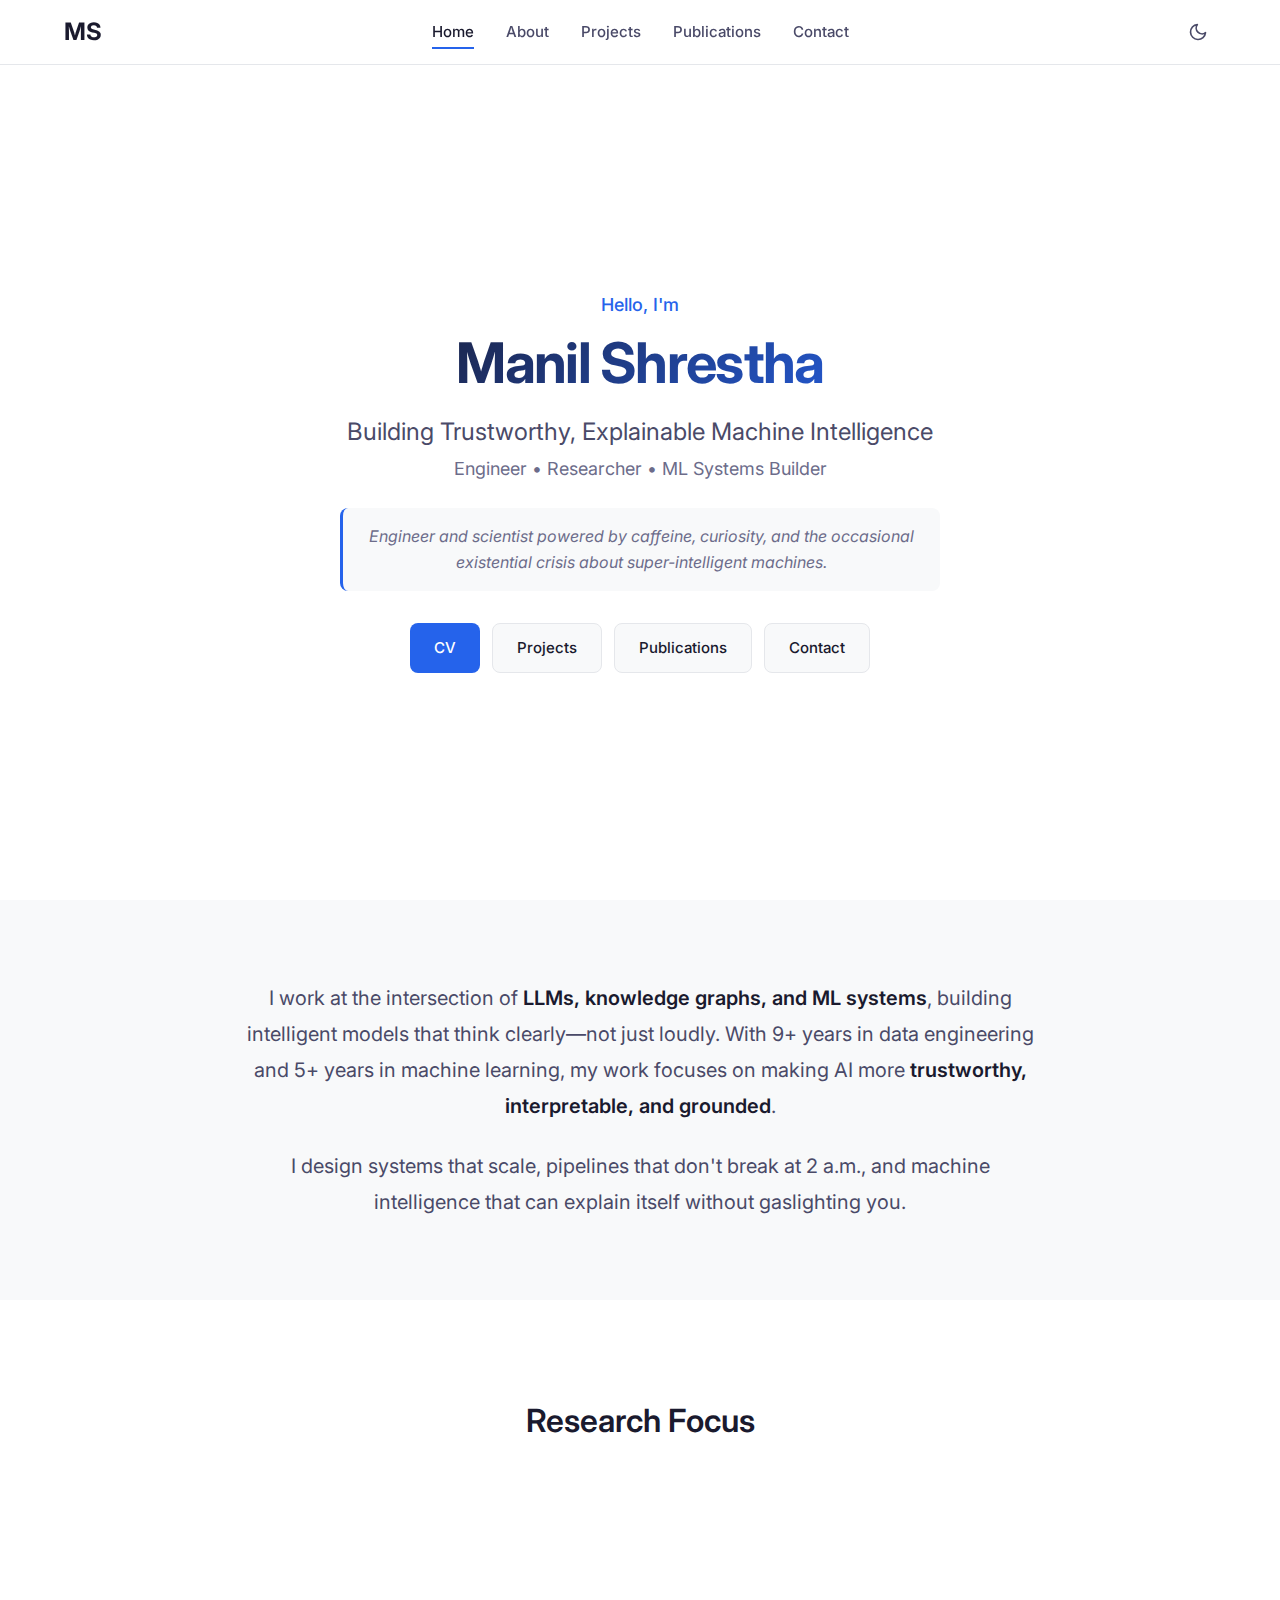
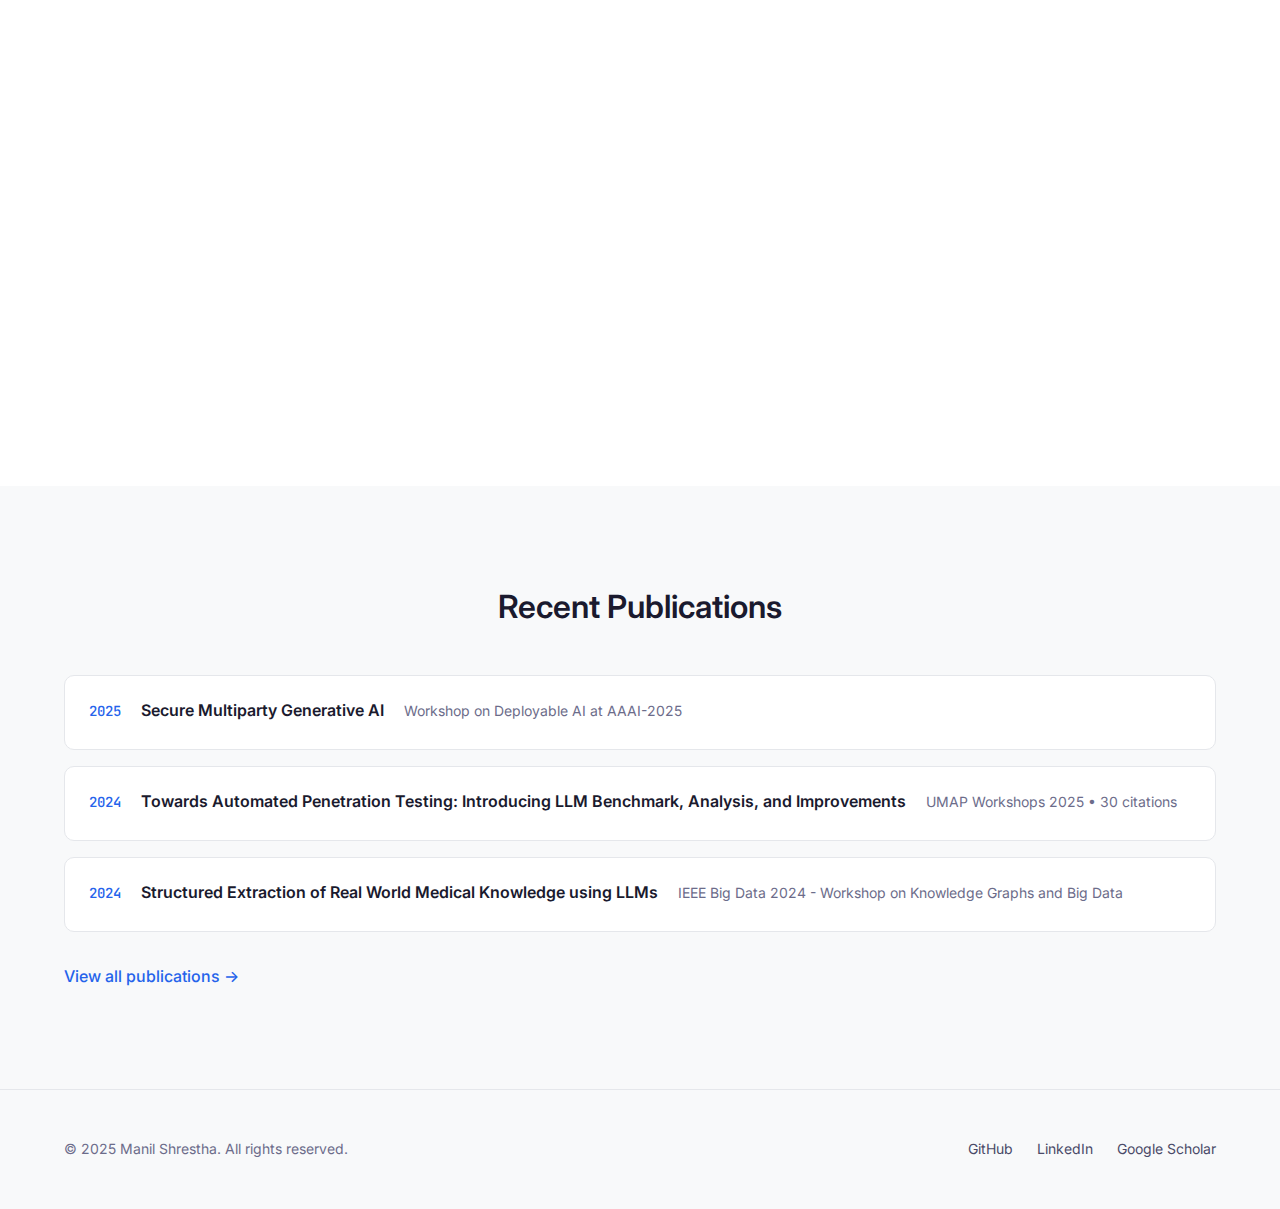
<file: index.html>
<!DOCTYPE html>
<html lang="en" data-theme="light">
<head>
    <meta charset="UTF-8">
    <meta name="viewport" content="width=device-width, initial-scale=1.0">
    <meta name="description" content="Manil Shrestha - ML Engineer & AI Researcher specializing in LLM trustability, knowledge graphs, and explainable AI">
    <meta name="keywords" content="Machine Learning, AI Research, LLM, Knowledge Graphs, Explainable AI, ML Engineer">
    <meta name="author" content="Manil Shrestha">
    <title>Manil Shrestha | ML Engineer & AI Researcher</title>
    <link rel="stylesheet" href="css/style.css">
    <link rel="preconnect" href="https://fonts.googleapis.com">
    <link rel="preconnect" href="https://fonts.gstatic.com" crossorigin>
    <link href="https://fonts.googleapis.com/css2?family=Inter:wght@300;400;500;600;700&family=JetBrains+Mono:wght@400;500&display=swap" rel="stylesheet">
</head>
<body>
    <nav class="navbar">
        <div class="nav-container">
            <a href="index.html" class="nav-logo">MS</a>
            <ul class="nav-menu">
                <li><a href="index.html" class="nav-link active">Home</a></li>
                <li><a href="about.html" class="nav-link">About</a></li>
                <li><a href="projects.html" class="nav-link">Projects</a></li>
                <li><a href="publications.html" class="nav-link">Publications</a></li>
                <li><a href="contact.html" class="nav-link">Contact</a></li>
            </ul>
            <button class="theme-toggle" id="theme-toggle" aria-label="Toggle dark mode">
                <svg class="sun-icon" xmlns="http://www.w3.org/2000/svg" width="20" height="20" viewBox="0 0 24 24" fill="none" stroke="currentColor" stroke-width="2" stroke-linecap="round" stroke-linejoin="round">
                    <circle cx="12" cy="12" r="5"></circle>
                    <line x1="12" y1="1" x2="12" y2="3"></line>
                    <line x1="12" y1="21" x2="12" y2="23"></line>
                    <line x1="4.22" y1="4.22" x2="5.64" y2="5.64"></line>
                    <line x1="18.36" y1="18.36" x2="19.78" y2="19.78"></line>
                    <line x1="1" y1="12" x2="3" y2="12"></line>
                    <line x1="21" y1="12" x2="23" y2="12"></line>
                    <line x1="4.22" y1="19.78" x2="5.64" y2="18.36"></line>
                    <line x1="18.36" y1="5.64" x2="19.78" y2="4.22"></line>
                </svg>
                <svg class="moon-icon" xmlns="http://www.w3.org/2000/svg" width="20" height="20" viewBox="0 0 24 24" fill="none" stroke="currentColor" stroke-width="2" stroke-linecap="round" stroke-linejoin="round">
                    <path d="M21 12.79A9 9 0 1 1 11.21 3 7 7 0 0 0 21 12.79z"></path>
                </svg>
            </button>
            <button class="nav-toggle" id="nav-toggle" aria-label="Toggle menu">
                <span></span>
                <span></span>
                <span></span>
            </button>
        </div>
    </nav>

    <main>
        <section class="hero">
            <div class="hero-content">
                <p class="hero-greeting">Hello, I'm</p>
                <h1 class="hero-title">Manil Shrestha</h1>
                <h2 class="hero-subtitle">Building Trustworthy, Explainable Machine Intelligence</h2>
                <p class="hero-tagline">Engineer &bull; Researcher &bull; ML Systems Builder</p>

                <p class="hero-quote">
                    <em>Engineer and scientist powered by caffeine, curiosity, and the occasional existential crisis about super-intelligent machines.</em>
                </p>

                <div class="hero-buttons">
                    <a href="assets/ManilShrestha_CV.pdf" class="btn btn-primary" target="_blank">CV</a>
                    <a href="projects.html" class="btn btn-secondary">Projects</a>
                    <a href="publications.html" class="btn btn-secondary">Publications</a>
                    <a href="contact.html" class="btn btn-secondary">Contact</a>
                </div>
            </div>
        </section>

        <section class="intro">
            <div class="container">
                <p class="intro-text">
                    I work at the intersection of <strong>LLMs, knowledge graphs, and ML systems</strong>, building intelligent models that think clearly—not just loudly. With 9+ years in data engineering and 5+ years in machine learning, my work focuses on making AI more <strong>trustworthy, interpretable, and grounded</strong>.
                </p>
                <p class="intro-text">
                    I design systems that scale, pipelines that don't break at 2 a.m., and machine intelligence that can explain itself without gaslighting you.
                </p>
            </div>
        </section>

        <section class="highlights">
            <div class="container">
                <h2 class="section-title">Research Focus</h2>
                <div class="highlights-grid">
                    <div class="highlight-card">
                        <div class="highlight-icon">
                            <svg xmlns="http://www.w3.org/2000/svg" width="24" height="24" viewBox="0 0 24 24" fill="none" stroke="currentColor" stroke-width="2" stroke-linecap="round" stroke-linejoin="round">
                                <path d="M12 2L2 7l10 5 10-5-10-5z"></path>
                                <path d="M2 17l10 5 10-5"></path>
                                <path d="M2 12l10 5 10-5"></path>
                            </svg>
                        </div>
                        <h3>LLM Security & Trustability</h3>
                        <p>Automated penetration testing, secure multiparty generative AI, and building AI systems you can actually trust.</p>
                    </div>
                    <div class="highlight-card">
                        <div class="highlight-icon">
                            <svg xmlns="http://www.w3.org/2000/svg" width="24" height="24" viewBox="0 0 24 24" fill="none" stroke="currentColor" stroke-width="2" stroke-linecap="round" stroke-linejoin="round">
                                <circle cx="12" cy="12" r="10"></circle>
                                <line x1="2" y1="12" x2="22" y2="12"></line>
                                <path d="M12 2a15.3 15.3 0 0 1 4 10 15.3 15.3 0 0 1-4 10 15.3 15.3 0 0 1-4-10 15.3 15.3 0 0 1 4-10z"></path>
                            </svg>
                        </div>
                        <h3>Knowledge Graphs & XAI</h3>
                        <p>Case-based reasoning, knowledge extraction, and making AI explanations actually meaningful.</p>
                    </div>
                    <div class="highlight-card">
                        <div class="highlight-icon">
                            <svg xmlns="http://www.w3.org/2000/svg" width="24" height="24" viewBox="0 0 24 24" fill="none" stroke="currentColor" stroke-width="2" stroke-linecap="round" stroke-linejoin="round">
                                <rect x="2" y="3" width="20" height="14" rx="2" ry="2"></rect>
                                <line x1="8" y1="21" x2="16" y2="21"></line>
                                <line x1="12" y1="17" x2="12" y2="21"></line>
                            </svg>
                        </div>
                        <h3>Scalable ML Systems</h3>
                        <p>Data backbones, distributed pipelines, and ML infrastructure that actually works in production.</p>
                    </div>
                    <div class="highlight-card">
                        <div class="highlight-icon">
                            <svg xmlns="http://www.w3.org/2000/svg" width="24" height="24" viewBox="0 0 24 24" fill="none" stroke="currentColor" stroke-width="2" stroke-linecap="round" stroke-linejoin="round">
                                <path d="M1 12s4-8 11-8 11 8 11 8-4 8-11 8-11-8-11-8z"></path>
                                <circle cx="12" cy="12" r="3"></circle>
                            </svg>
                        </div>
                        <h3>Computer Vision</h3>
                        <p>Synthetic image detection, vision transformers, and multimodal learning architectures.</p>
                    </div>
                </div>
            </div>
        </section>

        <section class="recent-work">
            <div class="container">
                <h2 class="section-title">Recent Publications</h2>
                <div class="publications-preview">
                    <article class="pub-card">
                        <span class="pub-year">2025</span>
                        <h3>Secure Multiparty Generative AI</h3>
                        <p class="pub-venue">Workshop on Deployable AI at AAAI-2025</p>
                    </article>
                    <article class="pub-card">
                        <span class="pub-year">2024</span>
                        <h3>Towards Automated Penetration Testing: Introducing LLM Benchmark, Analysis, and Improvements</h3>
                        <p class="pub-venue">UMAP Workshops 2025 &bull; 30 citations</p>
                    </article>
                    <article class="pub-card">
                        <span class="pub-year">2024</span>
                        <h3>Structured Extraction of Real World Medical Knowledge using LLMs</h3>
                        <p class="pub-venue">IEEE Big Data 2024 - Workshop on Knowledge Graphs and Big Data</p>
                    </article>
                </div>
                <a href="publications.html" class="view-all-link">View all publications →</a>
            </div>
        </section>
    </main>

    <footer class="footer">
        <div class="container">
            <div class="footer-content">
                <p>&copy; 2025 Manil Shrestha. All rights reserved.</p>
                <div class="footer-links">
                    <a href="https://github.com/ManilShrestha" target="_blank" rel="noopener noreferrer">GitHub</a>
                    <a href="https://linkedin.com/in/manil-shrestha" target="_blank" rel="noopener noreferrer">LinkedIn</a>
                    <a href="https://scholar.google.com/citations?user=XSgojYkAAAAJ" target="_blank" rel="noopener noreferrer">Google Scholar</a>
                </div>
            </div>
        </div>
    </footer>

    <script src="js/main.js"></script>
</body>
</html>
</file>
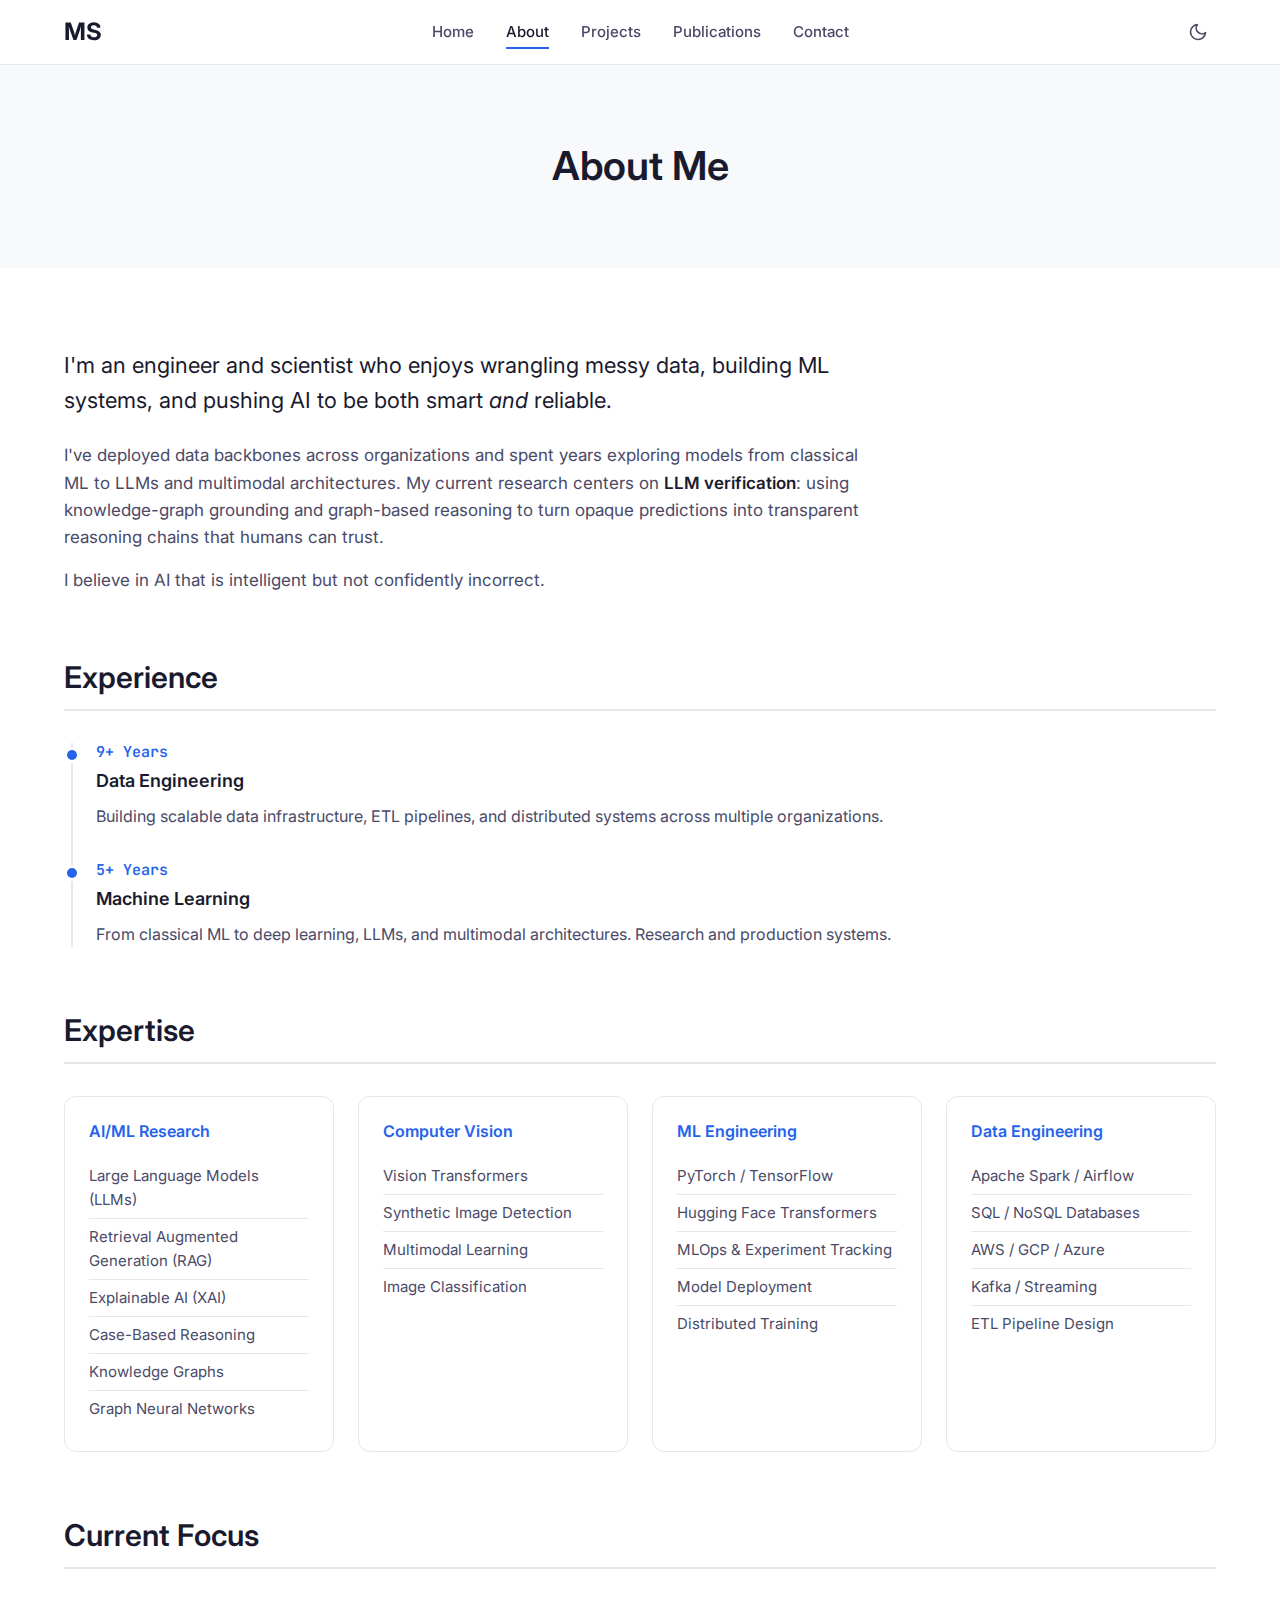
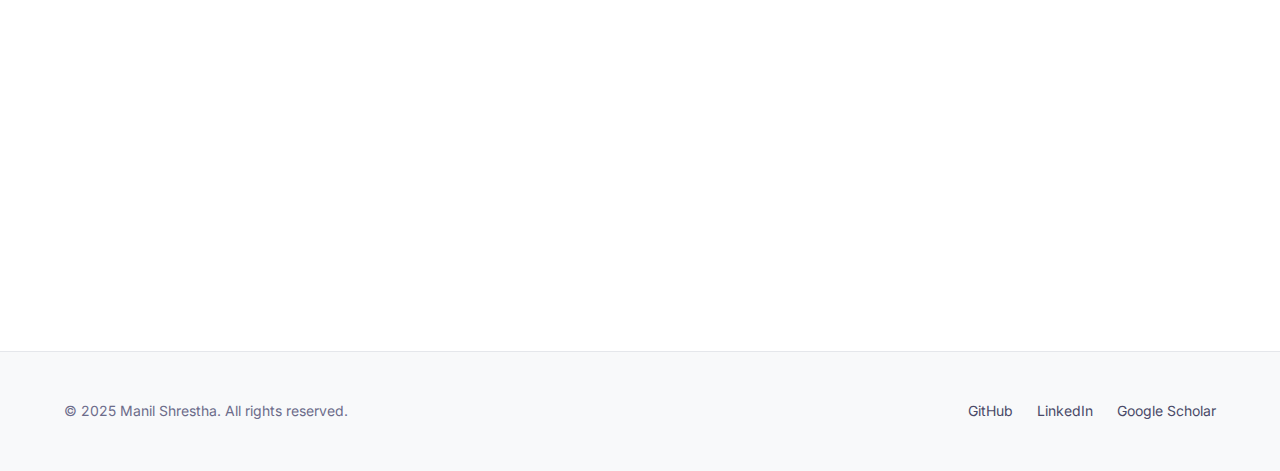
<file: about.html>
<!DOCTYPE html>
<html lang="en" data-theme="light">
<head>
    <meta charset="UTF-8">
    <meta name="viewport" content="width=device-width, initial-scale=1.0">
    <meta name="description" content="About Manil Shrestha - ML Engineer & AI Researcher">
    <title>About | Manil Shrestha</title>
    <link rel="stylesheet" href="css/style.css">
    <link rel="preconnect" href="https://fonts.googleapis.com">
    <link rel="preconnect" href="https://fonts.gstatic.com" crossorigin>
    <link href="https://fonts.googleapis.com/css2?family=Inter:wght@300;400;500;600;700&family=JetBrains+Mono:wght@400;500&display=swap" rel="stylesheet">
</head>
<body>
    <nav class="navbar">
        <div class="nav-container">
            <a href="index.html" class="nav-logo">MS</a>
            <ul class="nav-menu">
                <li><a href="index.html" class="nav-link">Home</a></li>
                <li><a href="about.html" class="nav-link active">About</a></li>
                <li><a href="projects.html" class="nav-link">Projects</a></li>
                <li><a href="publications.html" class="nav-link">Publications</a></li>
                <li><a href="contact.html" class="nav-link">Contact</a></li>
            </ul>
            <button class="theme-toggle" id="theme-toggle" aria-label="Toggle dark mode">
                <svg class="sun-icon" xmlns="http://www.w3.org/2000/svg" width="20" height="20" viewBox="0 0 24 24" fill="none" stroke="currentColor" stroke-width="2" stroke-linecap="round" stroke-linejoin="round">
                    <circle cx="12" cy="12" r="5"></circle>
                    <line x1="12" y1="1" x2="12" y2="3"></line>
                    <line x1="12" y1="21" x2="12" y2="23"></line>
                    <line x1="4.22" y1="4.22" x2="5.64" y2="5.64"></line>
                    <line x1="18.36" y1="18.36" x2="19.78" y2="19.78"></line>
                    <line x1="1" y1="12" x2="3" y2="12"></line>
                    <line x1="21" y1="12" x2="23" y2="12"></line>
                    <line x1="4.22" y1="19.78" x2="5.64" y2="18.36"></line>
                    <line x1="18.36" y1="5.64" x2="19.78" y2="4.22"></line>
                </svg>
                <svg class="moon-icon" xmlns="http://www.w3.org/2000/svg" width="20" height="20" viewBox="0 0 24 24" fill="none" stroke="currentColor" stroke-width="2" stroke-linecap="round" stroke-linejoin="round">
                    <path d="M21 12.79A9 9 0 1 1 11.21 3 7 7 0 0 0 21 12.79z"></path>
                </svg>
            </button>
            <button class="nav-toggle" id="nav-toggle" aria-label="Toggle menu">
                <span></span>
                <span></span>
                <span></span>
            </button>
        </div>
    </nav>

    <main>
        <section class="page-header">
            <div class="container">
                <h1>About Me</h1>
            </div>
        </section>

        <section class="about-content">
            <div class="container">
                <div class="about-intro">
                    <p class="lead">
                        I'm an engineer and scientist who enjoys wrangling messy data, building ML systems, and pushing AI to be both smart <em>and</em> reliable.
                    </p>
                    <p>
                        I've deployed data backbones across organizations and spent years exploring models from classical ML to LLMs and multimodal architectures. My current research centers on <strong>LLM verification</strong>: using knowledge-graph grounding and graph-based reasoning to turn opaque predictions into transparent reasoning chains that humans can trust.
                    </p>
                    <p>
                        I believe in AI that is intelligent but not confidently incorrect.
                    </p>
                </div>

                <div class="about-section">
                    <h2>Experience</h2>
                    <div class="timeline">
                        <div class="timeline-item">
                            <div class="timeline-marker"></div>
                            <div class="timeline-content">
                                <h3>9+ Years</h3>
                                <p class="timeline-title">Data Engineering</p>
                                <p>Building scalable data infrastructure, ETL pipelines, and distributed systems across multiple organizations.</p>
                            </div>
                        </div>
                        <div class="timeline-item">
                            <div class="timeline-marker"></div>
                            <div class="timeline-content">
                                <h3>5+ Years</h3>
                                <p class="timeline-title">Machine Learning</p>
                                <p>From classical ML to deep learning, LLMs, and multimodal architectures. Research and production systems.</p>
                            </div>
                        </div>
                    </div>
                </div>

                <div class="about-section">
                    <h2>Expertise</h2>
                    <div class="skills-grid">
                        <div class="skill-category">
                            <h3>AI/ML Research</h3>
                            <ul class="skill-list">
                                <li>Large Language Models (LLMs)</li>
                                <li>Retrieval Augmented Generation (RAG)</li>
                                <li>Explainable AI (XAI)</li>
                                <li>Case-Based Reasoning</li>
                                <li>Knowledge Graphs</li>
                                <li>Graph Neural Networks</li>
                            </ul>
                        </div>
                        <div class="skill-category">
                            <h3>Computer Vision</h3>
                            <ul class="skill-list">
                                <li>Vision Transformers</li>
                                <li>Synthetic Image Detection</li>
                                <li>Multimodal Learning</li>
                                <li>Image Classification</li>
                            </ul>
                        </div>
                        <div class="skill-category">
                            <h3>ML Engineering</h3>
                            <ul class="skill-list">
                                <li>PyTorch / TensorFlow</li>
                                <li>Hugging Face Transformers</li>
                                <li>MLOps & Experiment Tracking</li>
                                <li>Model Deployment</li>
                                <li>Distributed Training</li>
                            </ul>
                        </div>
                        <div class="skill-category">
                            <h3>Data Engineering</h3>
                            <ul class="skill-list">
                                <li>Apache Spark / Airflow</li>
                                <li>SQL / NoSQL Databases</li>
                                <li>AWS / GCP / Azure</li>
                                <li>Kafka / Streaming</li>
                                <li>ETL Pipeline Design</li>
                            </ul>
                        </div>
                    </div>
                </div>

                <div class="about-section">
                    <h2>Current Focus</h2>
                    <div class="focus-cards">
                        <div class="focus-card">
                            <h3>LLM Security & Trustability</h3>
                            <p>Developing frameworks for automated penetration testing and secure deployment of generative AI systems in sensitive environments.</p>
                        </div>
                        <div class="focus-card">
                            <h3>Knowledge-Grounded AI</h3>
                            <p>Using knowledge graphs and structured reasoning to make LLM outputs verifiable and reduce hallucinations.</p>
                        </div>
                        <div class="focus-card">
                            <h3>Financial ML (2026)</h3>
                            <p>Preparing to work with financial trading datasets, exploring trustworthy AI for high-stakes decision making.</p>
                        </div>
                    </div>
                </div>
            </div>
        </section>
    </main>

    <footer class="footer">
        <div class="container">
            <div class="footer-content">
                <p>&copy; 2025 Manil Shrestha. All rights reserved.</p>
                <div class="footer-links">
                    <a href="https://github.com/ManilShrestha" target="_blank" rel="noopener noreferrer">GitHub</a>
                    <a href="https://linkedin.com/in/manil-shrestha" target="_blank" rel="noopener noreferrer">LinkedIn</a>
                    <a href="https://scholar.google.com/citations?user=XSgojYkAAAAJ" target="_blank" rel="noopener noreferrer">Google Scholar</a>
                </div>
            </div>
        </div>
    </footer>

    <script src="js/main.js"></script>
</body>
</html>
</file>
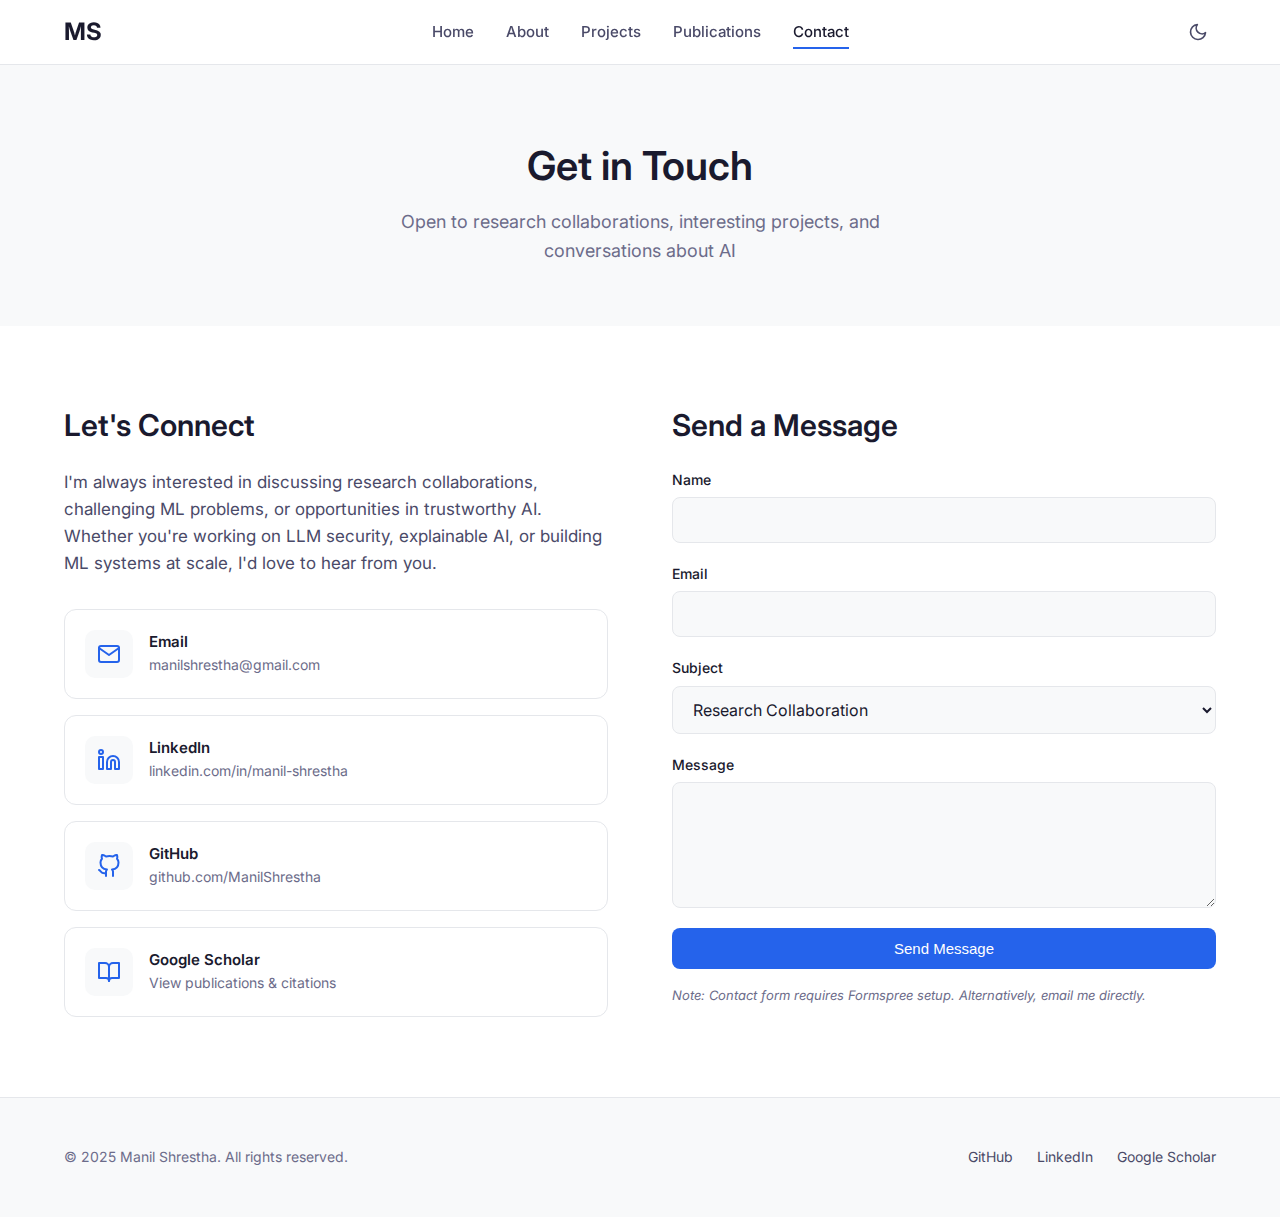
<file: contact.html>
<!DOCTYPE html>
<html lang="en" data-theme="light">
<head>
    <meta charset="UTF-8">
    <meta name="viewport" content="width=device-width, initial-scale=1.0">
    <meta name="description" content="Contact Manil Shrestha - ML Engineer & AI Researcher">
    <title>Contact | Manil Shrestha</title>
    <link rel="stylesheet" href="css/style.css">
    <link rel="preconnect" href="https://fonts.googleapis.com">
    <link rel="preconnect" href="https://fonts.gstatic.com" crossorigin>
    <link href="https://fonts.googleapis.com/css2?family=Inter:wght@300;400;500;600;700&family=JetBrains+Mono:wght@400;500&display=swap" rel="stylesheet">
</head>
<body>
    <nav class="navbar">
        <div class="nav-container">
            <a href="index.html" class="nav-logo">MS</a>
            <ul class="nav-menu">
                <li><a href="index.html" class="nav-link">Home</a></li>
                <li><a href="about.html" class="nav-link">About</a></li>
                <li><a href="projects.html" class="nav-link">Projects</a></li>
                <li><a href="publications.html" class="nav-link">Publications</a></li>
                <li><a href="contact.html" class="nav-link active">Contact</a></li>
            </ul>
            <button class="theme-toggle" id="theme-toggle" aria-label="Toggle dark mode">
                <svg class="sun-icon" xmlns="http://www.w3.org/2000/svg" width="20" height="20" viewBox="0 0 24 24" fill="none" stroke="currentColor" stroke-width="2" stroke-linecap="round" stroke-linejoin="round">
                    <circle cx="12" cy="12" r="5"></circle>
                    <line x1="12" y1="1" x2="12" y2="3"></line>
                    <line x1="12" y1="21" x2="12" y2="23"></line>
                    <line x1="4.22" y1="4.22" x2="5.64" y2="5.64"></line>
                    <line x1="18.36" y1="18.36" x2="19.78" y2="19.78"></line>
                    <line x1="1" y1="12" x2="3" y2="12"></line>
                    <line x1="21" y1="12" x2="23" y2="12"></line>
                    <line x1="4.22" y1="19.78" x2="5.64" y2="18.36"></line>
                    <line x1="18.36" y1="5.64" x2="19.78" y2="4.22"></line>
                </svg>
                <svg class="moon-icon" xmlns="http://www.w3.org/2000/svg" width="20" height="20" viewBox="0 0 24 24" fill="none" stroke="currentColor" stroke-width="2" stroke-linecap="round" stroke-linejoin="round">
                    <path d="M21 12.79A9 9 0 1 1 11.21 3 7 7 0 0 0 21 12.79z"></path>
                </svg>
            </button>
            <button class="nav-toggle" id="nav-toggle" aria-label="Toggle menu">
                <span></span>
                <span></span>
                <span></span>
            </button>
        </div>
    </nav>

    <main>
        <section class="page-header">
            <div class="container">
                <h1>Get in Touch</h1>
                <p class="page-subtitle">Open to research collaborations, interesting projects, and conversations about AI</p>
            </div>
        </section>

        <section class="contact-content">
            <div class="container">
                <div class="contact-grid">

                    <div class="contact-info">
                        <h2>Let's Connect</h2>
                        <p>
                            I'm always interested in discussing research collaborations, challenging ML problems, or opportunities in trustworthy AI. Whether you're working on LLM security, explainable AI, or building ML systems at scale, I'd love to hear from you.
                        </p>

                        <div class="contact-methods">
                            <a href="mailto:manilshrestha@gmail.com" class="contact-method">
                                <div class="contact-icon">
                                    <svg xmlns="http://www.w3.org/2000/svg" width="24" height="24" viewBox="0 0 24 24" fill="none" stroke="currentColor" stroke-width="2" stroke-linecap="round" stroke-linejoin="round">
                                        <path d="M4 4h16c1.1 0 2 .9 2 2v12c0 1.1-.9 2-2 2H4c-1.1 0-2-.9-2-2V6c0-1.1.9-2 2-2z"></path>
                                        <polyline points="22,6 12,13 2,6"></polyline>
                                    </svg>
                                </div>
                                <div class="contact-details">
                                    <h3>Email</h3>
                                    <p>manilshrestha@gmail.com</p>
                                </div>
                            </a>

                            <a href="https://linkedin.com/in/manil-shrestha" target="_blank" rel="noopener noreferrer" class="contact-method">
                                <div class="contact-icon">
                                    <svg xmlns="http://www.w3.org/2000/svg" width="24" height="24" viewBox="0 0 24 24" fill="none" stroke="currentColor" stroke-width="2" stroke-linecap="round" stroke-linejoin="round">
                                        <path d="M16 8a6 6 0 0 1 6 6v7h-4v-7a2 2 0 0 0-2-2 2 2 0 0 0-2 2v7h-4v-7a6 6 0 0 1 6-6z"></path>
                                        <rect x="2" y="9" width="4" height="12"></rect>
                                        <circle cx="4" cy="4" r="2"></circle>
                                    </svg>
                                </div>
                                <div class="contact-details">
                                    <h3>LinkedIn</h3>
                                    <p>linkedin.com/in/manil-shrestha</p>
                                </div>
                            </a>

                            <a href="https://github.com/ManilShrestha" target="_blank" rel="noopener noreferrer" class="contact-method">
                                <div class="contact-icon">
                                    <svg xmlns="http://www.w3.org/2000/svg" width="24" height="24" viewBox="0 0 24 24" fill="none" stroke="currentColor" stroke-width="2" stroke-linecap="round" stroke-linejoin="round">
                                        <path d="M9 19c-5 1.5-5-2.5-7-3m14 6v-3.87a3.37 3.37 0 0 0-.94-2.61c3.14-.35 6.44-1.54 6.44-7A5.44 5.44 0 0 0 20 4.77 5.07 5.07 0 0 0 19.91 1S18.73.65 16 2.48a13.38 13.38 0 0 0-7 0C6.27.65 5.09 1 5.09 1A5.07 5.07 0 0 0 5 4.77a5.44 5.44 0 0 0-1.5 3.78c0 5.42 3.3 6.61 6.44 7A3.37 3.37 0 0 0 9 18.13V22"></path>
                                    </svg>
                                </div>
                                <div class="contact-details">
                                    <h3>GitHub</h3>
                                    <p>github.com/ManilShrestha</p>
                                </div>
                            </a>

                            <a href="https://scholar.google.com/citations?user=XSgojYkAAAAJ" target="_blank" rel="noopener noreferrer" class="contact-method">
                                <div class="contact-icon">
                                    <svg xmlns="http://www.w3.org/2000/svg" width="24" height="24" viewBox="0 0 24 24" fill="none" stroke="currentColor" stroke-width="2" stroke-linecap="round" stroke-linejoin="round">
                                        <path d="M2 3h6a4 4 0 0 1 4 4v14a3 3 0 0 0-3-3H2z"></path>
                                        <path d="M22 3h-6a4 4 0 0 0-4 4v14a3 3 0 0 1 3-3h7z"></path>
                                    </svg>
                                </div>
                                <div class="contact-details">
                                    <h3>Google Scholar</h3>
                                    <p>View publications & citations</p>
                                </div>
                            </a>
                        </div>
                    </div>

                    <div class="contact-form-section">
                        <h2>Send a Message</h2>
                        <form class="contact-form" action="https://formspree.io/f/YOUR_FORM_ID" method="POST">
                            <div class="form-group">
                                <label for="name">Name</label>
                                <input type="text" id="name" name="name" required>
                            </div>
                            <div class="form-group">
                                <label for="email">Email</label>
                                <input type="email" id="email" name="email" required>
                            </div>
                            <div class="form-group">
                                <label for="subject">Subject</label>
                                <select id="subject" name="subject">
                                    <option value="collaboration">Research Collaboration</option>
                                    <option value="opportunity">Job Opportunity</option>
                                    <option value="question">Question about Research</option>
                                    <option value="other">Other</option>
                                </select>
                            </div>
                            <div class="form-group">
                                <label for="message">Message</label>
                                <textarea id="message" name="message" rows="5" required></textarea>
                            </div>
                            <button type="submit" class="btn btn-primary">Send Message</button>
                        </form>
                        <p class="form-note">
                            <em>Note: Contact form requires Formspree setup. Alternatively, email me directly.</em>
                        </p>
                    </div>

                </div>
            </div>
        </section>
    </main>

    <footer class="footer">
        <div class="container">
            <div class="footer-content">
                <p>&copy; 2025 Manil Shrestha. All rights reserved.</p>
                <div class="footer-links">
                    <a href="https://github.com/ManilShrestha" target="_blank" rel="noopener noreferrer">GitHub</a>
                    <a href="https://linkedin.com/in/manil-shrestha" target="_blank" rel="noopener noreferrer">LinkedIn</a>
                    <a href="https://scholar.google.com/citations?user=XSgojYkAAAAJ" target="_blank" rel="noopener noreferrer">Google Scholar</a>
                </div>
            </div>
        </div>
    </footer>

    <script src="js/main.js"></script>
</body>
</html>
</file>
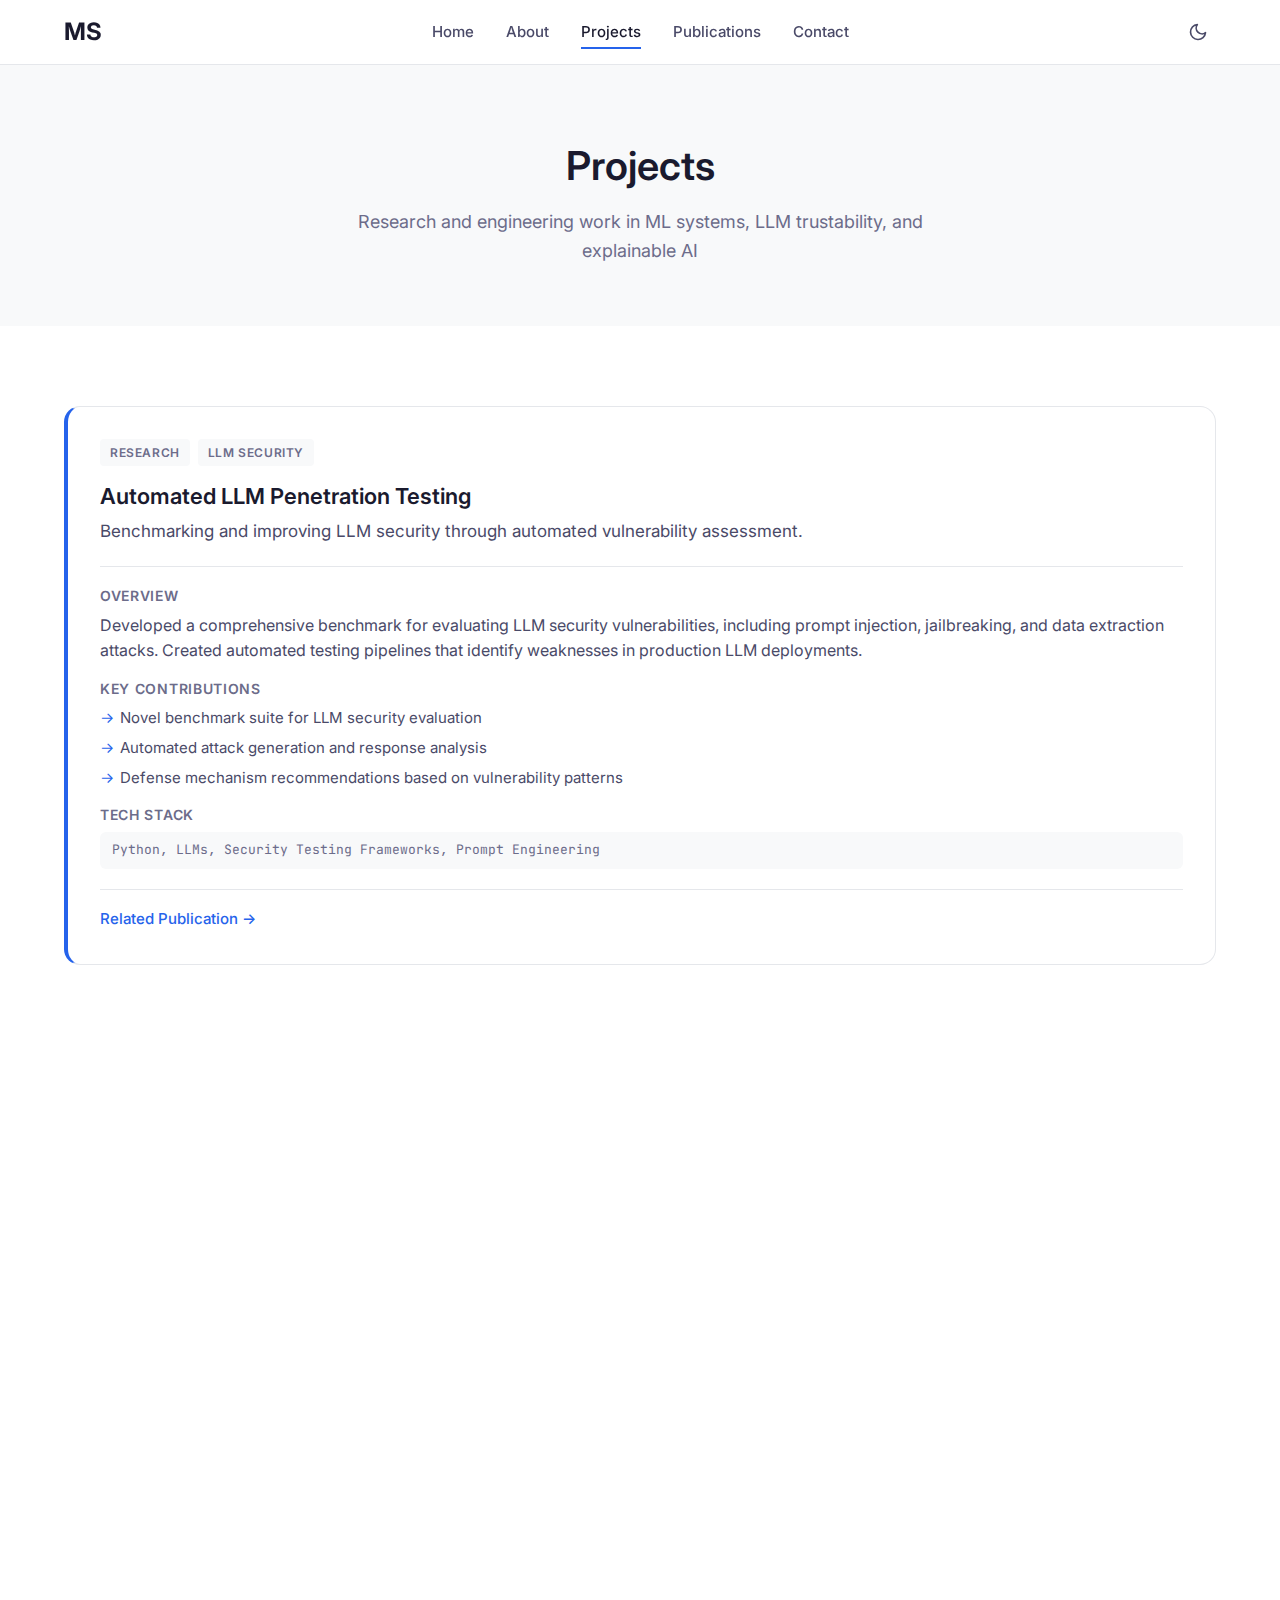
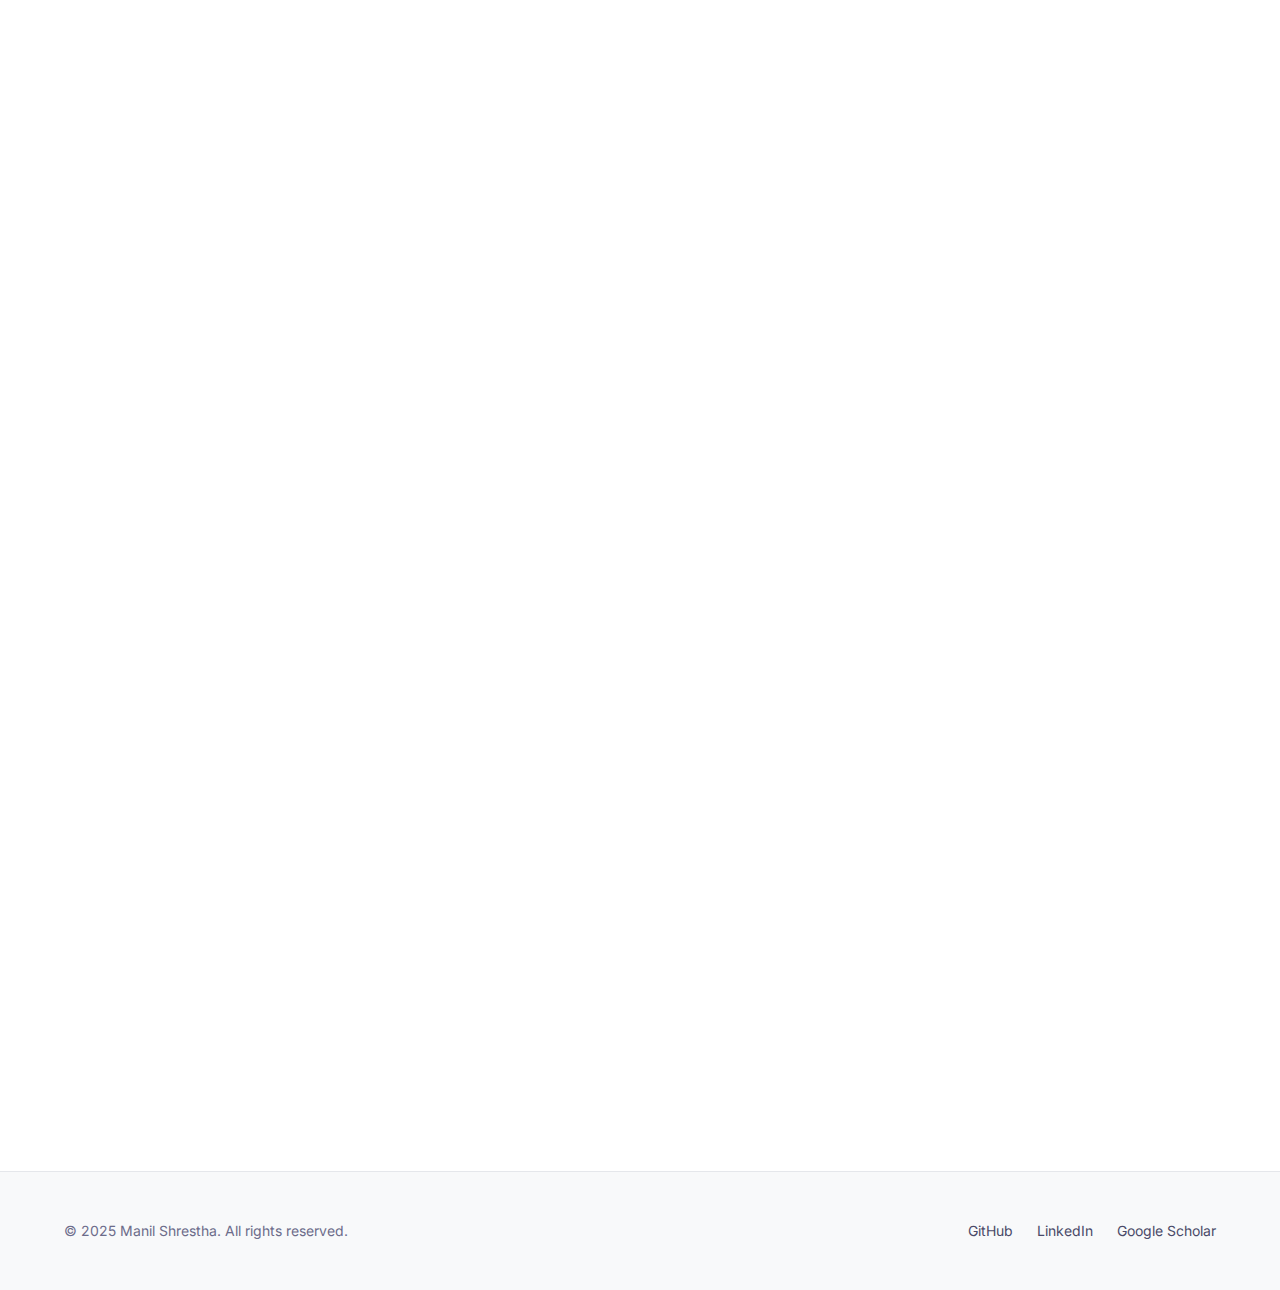
<file: projects.html>
<!DOCTYPE html>
<html lang="en" data-theme="light">
<head>
    <meta charset="UTF-8">
    <meta name="viewport" content="width=device-width, initial-scale=1.0">
    <meta name="description" content="Projects by Manil Shrestha - ML Engineering and AI Research">
    <title>Projects | Manil Shrestha</title>
    <link rel="stylesheet" href="css/style.css">
    <link rel="preconnect" href="https://fonts.googleapis.com">
    <link rel="preconnect" href="https://fonts.gstatic.com" crossorigin>
    <link href="https://fonts.googleapis.com/css2?family=Inter:wght@300;400;500;600;700&family=JetBrains+Mono:wght@400;500&display=swap" rel="stylesheet">
</head>
<body>
    <nav class="navbar">
        <div class="nav-container">
            <a href="index.html" class="nav-logo">MS</a>
            <ul class="nav-menu">
                <li><a href="index.html" class="nav-link">Home</a></li>
                <li><a href="about.html" class="nav-link">About</a></li>
                <li><a href="projects.html" class="nav-link active">Projects</a></li>
                <li><a href="publications.html" class="nav-link">Publications</a></li>
                <li><a href="contact.html" class="nav-link">Contact</a></li>
            </ul>
            <button class="theme-toggle" id="theme-toggle" aria-label="Toggle dark mode">
                <svg class="sun-icon" xmlns="http://www.w3.org/2000/svg" width="20" height="20" viewBox="0 0 24 24" fill="none" stroke="currentColor" stroke-width="2" stroke-linecap="round" stroke-linejoin="round">
                    <circle cx="12" cy="12" r="5"></circle>
                    <line x1="12" y1="1" x2="12" y2="3"></line>
                    <line x1="12" y1="21" x2="12" y2="23"></line>
                    <line x1="4.22" y1="4.22" x2="5.64" y2="5.64"></line>
                    <line x1="18.36" y1="18.36" x2="19.78" y2="19.78"></line>
                    <line x1="1" y1="12" x2="3" y2="12"></line>
                    <line x1="21" y1="12" x2="23" y2="12"></line>
                    <line x1="4.22" y1="19.78" x2="5.64" y2="18.36"></line>
                    <line x1="18.36" y1="5.64" x2="19.78" y2="4.22"></line>
                </svg>
                <svg class="moon-icon" xmlns="http://www.w3.org/2000/svg" width="20" height="20" viewBox="0 0 24 24" fill="none" stroke="currentColor" stroke-width="2" stroke-linecap="round" stroke-linejoin="round">
                    <path d="M21 12.79A9 9 0 1 1 11.21 3 7 7 0 0 0 21 12.79z"></path>
                </svg>
            </button>
            <button class="nav-toggle" id="nav-toggle" aria-label="Toggle menu">
                <span></span>
                <span></span>
                <span></span>
            </button>
        </div>
    </nav>

    <main>
        <section class="page-header">
            <div class="container">
                <h1>Projects</h1>
                <p class="page-subtitle">Research and engineering work in ML systems, LLM trustability, and explainable AI</p>
            </div>
        </section>

        <section class="projects-content">
            <div class="container">
                <div class="projects-grid">

                    <article class="project-card featured">
                        <div class="project-header">
                            <span class="project-tag">Research</span>
                            <span class="project-tag">LLM Security</span>
                        </div>
                        <h2>Automated LLM Penetration Testing</h2>
                        <p class="project-tldr">Benchmarking and improving LLM security through automated vulnerability assessment.</p>
                        <div class="project-details">
                            <h3>Overview</h3>
                            <p>Developed a comprehensive benchmark for evaluating LLM security vulnerabilities, including prompt injection, jailbreaking, and data extraction attacks. Created automated testing pipelines that identify weaknesses in production LLM deployments.</p>
                            <h3>Key Contributions</h3>
                            <ul>
                                <li>Novel benchmark suite for LLM security evaluation</li>
                                <li>Automated attack generation and response analysis</li>
                                <li>Defense mechanism recommendations based on vulnerability patterns</li>
                            </ul>
                            <h3>Tech Stack</h3>
                            <p class="tech-stack">Python, LLMs, Security Testing Frameworks, Prompt Engineering</p>
                        </div>
                        <div class="project-links">
                            <a href="publications.html" class="project-link">Related Publication →</a>
                        </div>
                    </article>

                    <article class="project-card featured">
                        <div class="project-header">
                            <span class="project-tag">Research</span>
                            <span class="project-tag">Privacy</span>
                        </div>
                        <h2>Secure Multiparty Generative AI</h2>
                        <p class="project-tldr">Enabling collaborative AI without exposing sensitive training data.</p>
                        <div class="project-details">
                            <h3>Overview</h3>
                            <p>Research on secure computation methods for generative AI, allowing multiple parties to jointly train and query models without revealing their private data. Addresses key challenges in federated learning and secure inference.</p>
                            <h3>Key Contributions</h3>
                            <ul>
                                <li>Privacy-preserving inference protocols for LLMs</li>
                                <li>Secure aggregation methods for multiparty training</li>
                                <li>Threat model analysis for collaborative AI systems</li>
                            </ul>
                            <h3>Tech Stack</h3>
                            <p class="tech-stack">Cryptographic Protocols, Federated Learning, PyTorch, Secure Computation</p>
                        </div>
                        <div class="project-links">
                            <a href="publications.html" class="project-link">AAAI 2025 Workshop →</a>
                        </div>
                    </article>

                    <article class="project-card">
                        <div class="project-header">
                            <span class="project-tag">Research</span>
                            <span class="project-tag">XAI</span>
                        </div>
                        <h2>Knowledge-Based Explainable AI</h2>
                        <p class="project-tldr">Making AI explanations meaningful through case-based reasoning.</p>
                        <div class="project-details">
                            <h3>Overview</h3>
                            <p>Research on explanation systems that go beyond feature attribution to provide human-understandable rationales. Combines case-based reasoning with modern ML to generate explanations grounded in domain knowledge.</p>
                            <h3>Key Contributions</h3>
                            <ul>
                                <li>Integration of CBR with neural network explanations</li>
                                <li>Explanation containers for biomedical QA systems</li>
                                <li>User studies on explanation effectiveness</li>
                            </ul>
                            <h3>Tech Stack</h3>
                            <p class="tech-stack">Case-Based Reasoning, Knowledge Graphs, Python, NLP</p>
                        </div>
                    </article>

                    <article class="project-card">
                        <div class="project-header">
                            <span class="project-tag">Research</span>
                            <span class="project-tag">Healthcare</span>
                        </div>
                        <h2>Medical Knowledge Extraction with LLMs</h2>
                        <p class="project-tldr">Structured extraction from clinical text for knowledge graph construction.</p>
                        <div class="project-details">
                            <h3>Overview</h3>
                            <p>Developed LLM-based pipelines for extracting structured medical knowledge from unstructured clinical text. Enables automated construction of medical knowledge graphs for downstream search and summarization tasks.</p>
                            <h3>Key Contributions</h3>
                            <ul>
                                <li>Entity and relation extraction from clinical notes</li>
                                <li>Knowledge graph construction from extracted triples</li>
                                <li>Integration with medical search and summarization systems</li>
                            </ul>
                            <h3>Tech Stack</h3>
                            <p class="tech-stack">LLMs, NER, Relation Extraction, Neo4j, UMLS</p>
                        </div>
                    </article>

                    <article class="project-card">
                        <div class="project-header">
                            <span class="project-tag">Research</span>
                            <span class="project-tag">Computer Vision</span>
                        </div>
                        <h2>Synthetic Image Detection (E3)</h2>
                        <p class="project-tldr">Detecting AI-generated images with limited training data.</p>
                        <div class="project-details">
                            <h3>Overview</h3>
                            <p>Ensemble approach for detecting synthetic images from new generators using limited training samples. Addresses the challenge of rapidly evolving image generation models and the need for adaptable detection systems.</p>
                            <h3>Key Contributions</h3>
                            <ul>
                                <li>Expert ensemble architecture for few-shot adaptation</li>
                                <li>Robust detection across multiple generator architectures</li>
                                <li>Efficient fine-tuning strategies for new generators</li>
                            </ul>
                            <h3>Tech Stack</h3>
                            <p class="tech-stack">PyTorch, Vision Transformers, Few-Shot Learning, Image Forensics</p>
                        </div>
                        <div class="project-links">
                            <a href="publications.html" class="project-link">CVPR 2024 Workshop →</a>
                        </div>
                    </article>

                    <article class="project-card">
                        <div class="project-header">
                            <span class="project-tag">Engineering</span>
                            <span class="project-tag">Data</span>
                        </div>
                        <h2>Enterprise Data Backbone</h2>
                        <p class="project-tldr">Scalable data infrastructure powering analytics and ML workflows.</p>
                        <div class="project-details">
                            <h3>Overview</h3>
                            <p>Designed and deployed a multi-organization datastore serving as the backbone for analytics and ML pipelines. Built for 24/7 reliability with automated ETL, real-time transformations, and comprehensive monitoring.</p>
                            <h3>Key Features</h3>
                            <ul>
                                <li>Automated ETL pipelines with Airflow orchestration</li>
                                <li>Real-time streaming transformations with Kafka</li>
                                <li>Data quality monitoring and alerting</li>
                                <li>Self-service analytics layer for business users</li>
                            </ul>
                            <h3>Tech Stack</h3>
                            <p class="tech-stack">Apache Airflow, Spark, Kafka, AWS, PostgreSQL, dbt</p>
                        </div>
                    </article>

                    <article class="project-card upcoming">
                        <div class="project-header">
                            <span class="project-tag">Upcoming</span>
                            <span class="project-tag">Finance</span>
                        </div>
                        <h2>Financial Trading ML Analysis</h2>
                        <p class="project-tldr">Trustworthy AI for financial decision making.</p>
                        <div class="project-details">
                            <h3>Overview</h3>
                            <p>Starting 2026: Research on applying trustworthy AI principles to financial trading datasets. Focus on interpretable models, uncertainty quantification, and knowledge-grounded predictions for high-stakes environments.</p>
                            <h3>Planned Focus Areas</h3>
                            <ul>
                                <li>Time-series modeling with uncertainty quantification</li>
                                <li>Knowledge-grounded market signal extraction</li>
                                <li>Interpretable trading strategy analysis</li>
                            </ul>
                            <h3>Tech Stack</h3>
                            <p class="tech-stack">LLMs, Time-Series Models, Knowledge Graphs, Risk Analysis</p>
                        </div>
                    </article>

                </div>
            </div>
        </section>
    </main>

    <footer class="footer">
        <div class="container">
            <div class="footer-content">
                <p>&copy; 2025 Manil Shrestha. All rights reserved.</p>
                <div class="footer-links">
                    <a href="https://github.com/ManilShrestha" target="_blank" rel="noopener noreferrer">GitHub</a>
                    <a href="https://linkedin.com/in/manil-shrestha" target="_blank" rel="noopener noreferrer">LinkedIn</a>
                    <a href="https://scholar.google.com/citations?user=XSgojYkAAAAJ" target="_blank" rel="noopener noreferrer">Google Scholar</a>
                </div>
            </div>
        </div>
    </footer>

    <script src="js/main.js"></script>
</body>
</html>
</file>
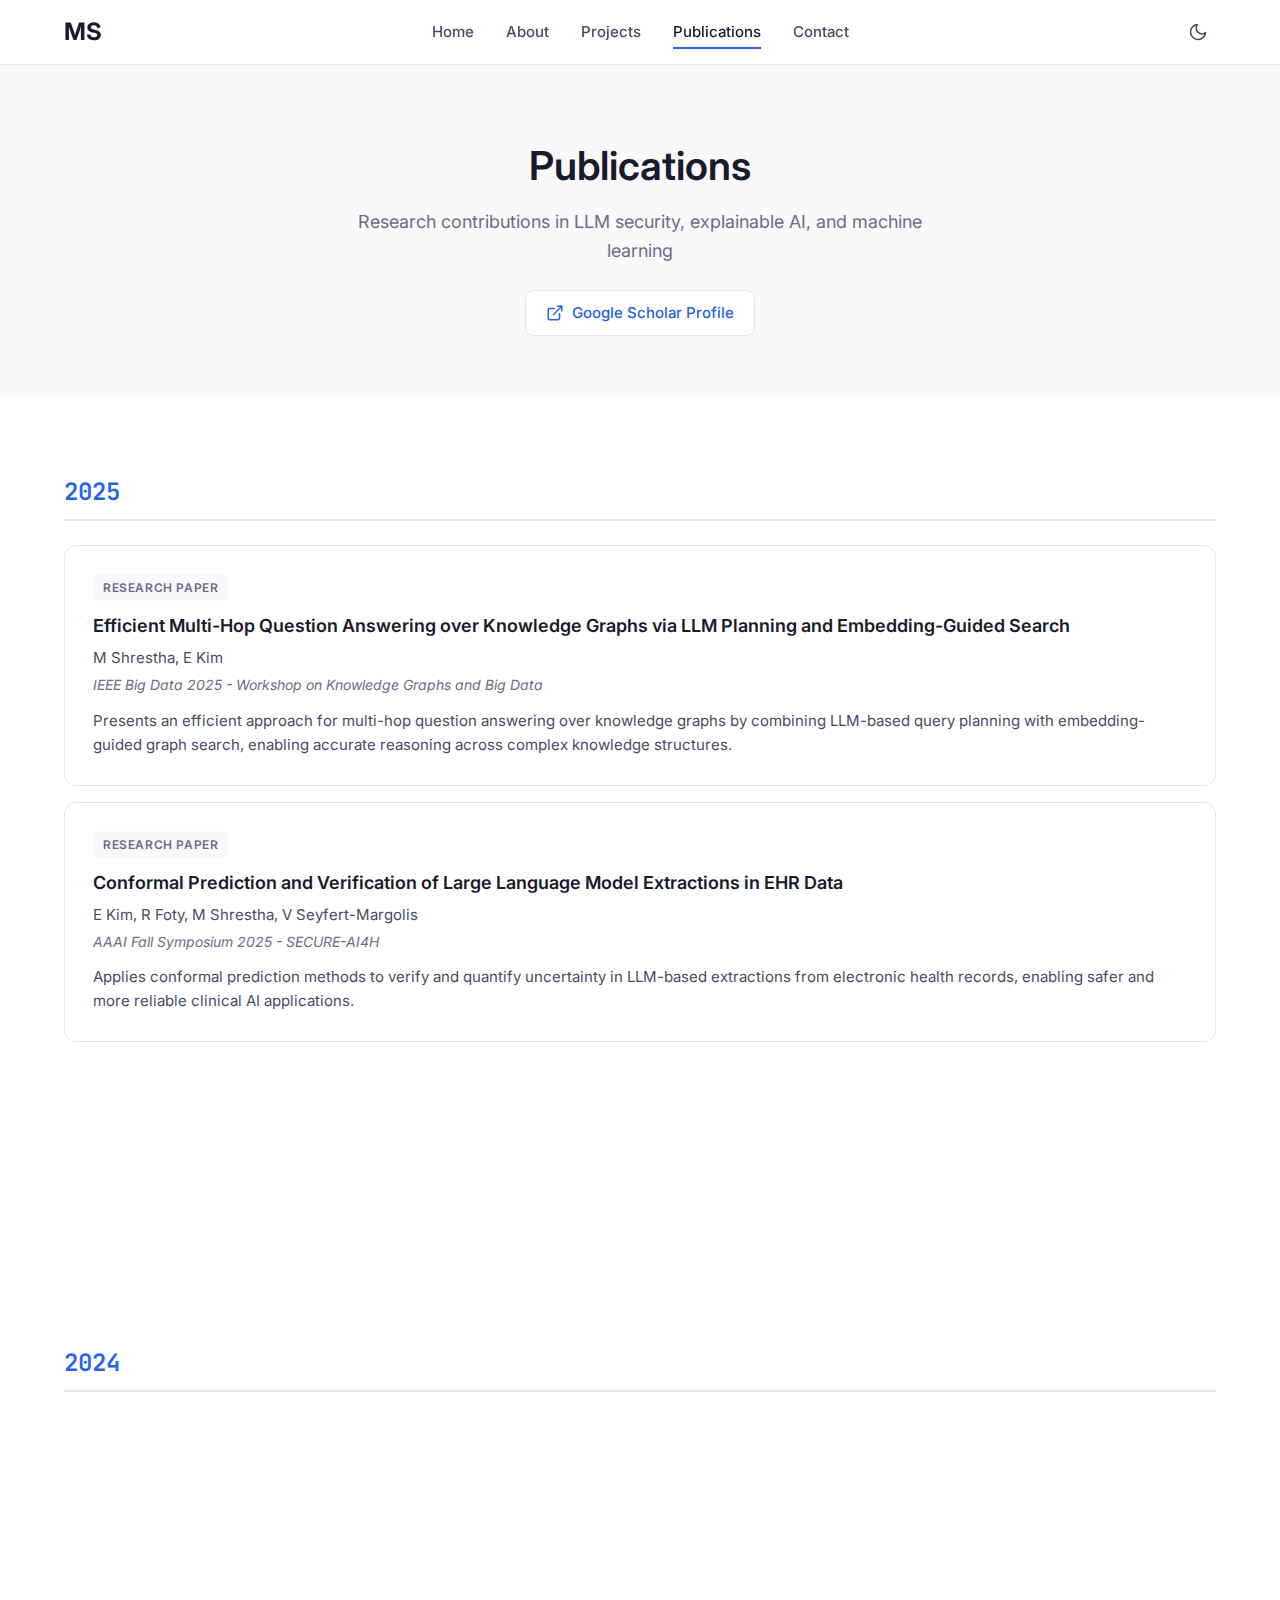
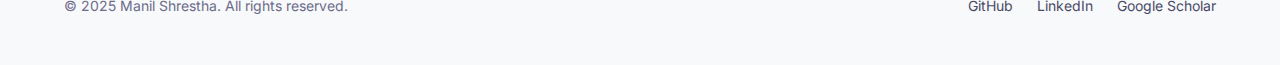
<file: publications.html>
<!DOCTYPE html>
<html lang="en" data-theme="light">
<head>
    <meta charset="UTF-8">
    <meta name="viewport" content="width=device-width, initial-scale=1.0">
    <meta name="description" content="Publications by Manil Shrestha - Research in LLMs, XAI, and Machine Learning">
    <title>Publications | Manil Shrestha</title>
    <link rel="stylesheet" href="css/style.css">
    <link rel="preconnect" href="https://fonts.googleapis.com">
    <link rel="preconnect" href="https://fonts.gstatic.com" crossorigin>
    <link href="https://fonts.googleapis.com/css2?family=Inter:wght@300;400;500;600;700&family=JetBrains+Mono:wght@400;500&display=swap" rel="stylesheet">
</head>
<body>
    <nav class="navbar">
        <div class="nav-container">
            <a href="index.html" class="nav-logo">MS</a>
            <ul class="nav-menu">
                <li><a href="index.html" class="nav-link">Home</a></li>
                <li><a href="about.html" class="nav-link">About</a></li>
                <li><a href="projects.html" class="nav-link">Projects</a></li>
                <li><a href="publications.html" class="nav-link active">Publications</a></li>
                <li><a href="contact.html" class="nav-link">Contact</a></li>
            </ul>
            <button class="theme-toggle" id="theme-toggle" aria-label="Toggle dark mode">
                <svg class="sun-icon" xmlns="http://www.w3.org/2000/svg" width="20" height="20" viewBox="0 0 24 24" fill="none" stroke="currentColor" stroke-width="2" stroke-linecap="round" stroke-linejoin="round">
                    <circle cx="12" cy="12" r="5"></circle>
                    <line x1="12" y1="1" x2="12" y2="3"></line>
                    <line x1="12" y1="21" x2="12" y2="23"></line>
                    <line x1="4.22" y1="4.22" x2="5.64" y2="5.64"></line>
                    <line x1="18.36" y1="18.36" x2="19.78" y2="19.78"></line>
                    <line x1="1" y1="12" x2="3" y2="12"></line>
                    <line x1="21" y1="12" x2="23" y2="12"></line>
                    <line x1="4.22" y1="19.78" x2="5.64" y2="18.36"></line>
                    <line x1="18.36" y1="5.64" x2="19.78" y2="4.22"></line>
                </svg>
                <svg class="moon-icon" xmlns="http://www.w3.org/2000/svg" width="20" height="20" viewBox="0 0 24 24" fill="none" stroke="currentColor" stroke-width="2" stroke-linecap="round" stroke-linejoin="round">
                    <path d="M21 12.79A9 9 0 1 1 11.21 3 7 7 0 0 0 21 12.79z"></path>
                </svg>
            </button>
            <button class="nav-toggle" id="nav-toggle" aria-label="Toggle menu">
                <span></span>
                <span></span>
                <span></span>
            </button>
        </div>
    </nav>

    <main>
        <section class="page-header">
            <div class="container">
                <h1>Publications</h1>
                <p class="page-subtitle">Research contributions in LLM security, explainable AI, and machine learning</p>
                <a href="https://scholar.google.com/citations?user=XSgojYkAAAAJ" class="scholar-link" target="_blank" rel="noopener noreferrer">
                    <svg xmlns="http://www.w3.org/2000/svg" width="18" height="18" viewBox="0 0 24 24" fill="none" stroke="currentColor" stroke-width="2" stroke-linecap="round" stroke-linejoin="round">
                        <path d="M18 13v6a2 2 0 0 1-2 2H5a2 2 0 0 1-2-2V8a2 2 0 0 1 2-2h6"></path>
                        <polyline points="15 3 21 3 21 9"></polyline>
                        <line x1="10" y1="14" x2="21" y2="3"></line>
                    </svg>
                    Google Scholar Profile
                </a>
            </div>
        </section>

        <section class="publications-content">
            <div class="container">

                <!-- 2025 -->
                <div class="pub-year-section">
                    <h2 class="pub-year-header">2025</h2>

                    <a href="https://scholar.google.com/scholar?q=Efficient+Multi-Hop+Question+Answering+over+Knowledge+Graphs+via+LLM+Planning" target="_blank" rel="noopener noreferrer" class="publication-link">
                        <article class="publication-card">
                            <div class="pub-meta">
                                <span class="pub-type">Research Paper</span>
                            </div>
                            <h3>Efficient Multi-Hop Question Answering over Knowledge Graphs via LLM Planning and Embedding-Guided Search</h3>
                            <p class="pub-authors">M Shrestha, E Kim</p>
                            <p class="pub-venue">IEEE Big Data 2025 - Workshop on Knowledge Graphs and Big Data</p>
                            <p class="pub-abstract">
                                Presents an efficient approach for multi-hop question answering over knowledge graphs by combining LLM-based query planning with embedding-guided graph search, enabling accurate reasoning across complex knowledge structures.
                            </p>
                        </article>
                    </a>
                    <a href="https://ojs.aaai.org/index.php/AAAI-SS/article/view/36929" target="_blank" rel="noopener noreferrer" class="publication-link">
                        <article class="publication-card">
                            <div class="pub-meta">
                                <span class="pub-type">Research Paper</span>
                            </div>
                            <h3>Conformal Prediction and Verification of Large Language Model Extractions in EHR Data</h3>
                            <p class="pub-authors">E Kim, R Foty, M Shrestha, V Seyfert-Margolis</p>
                            <p class="pub-venue">AAAI Fall Symposium 2025 - SECURE-AI4H</p>
                            <p class="pub-abstract">
                                Applies conformal prediction methods to verify and quantify uncertainty in LLM-based extractions from electronic health records, enabling safer and more reliable clinical AI applications.
                            </p>
                        </article>
                    </a>
                    <a href="https://scholar.google.com/citations?view_op=view_citation&hl=en&user=XSgojYkAAAAJ&citation_for_view=XSgojYkAAAAJ:Y0pCki6q_DkC" target="_blank" rel="noopener noreferrer" class="publication-link">
                        <article class="publication-card">
                            <div class="pub-meta">
                                <span class="pub-type">Research Paper</span>
                                <span class="pub-citations">2 citations</span>
                            </div>
                            <h3>Secure Multiparty Generative AI</h3>
                            <p class="pub-authors">M Shrestha, Y Ravichandran, E Kim</p>
                            <p class="pub-venue">Workshop on Deployable AI at AAAI-2025</p>
                            <p class="pub-abstract">
                                Research on privacy-preserving methods for collaborative generative AI, enabling multiple parties to jointly leverage LLMs without exposing sensitive data. Addresses secure inference and aggregation challenges.
                            </p>
                        </article>
                    </a>

                    
                </div>

                <!-- 2024 -->
                <div class="pub-year-section">
                    <h2 class="pub-year-header">2024</h2>

                    <a href="https://scholar.google.com/citations?view_op=view_citation&hl=en&user=XSgojYkAAAAJ&citation_for_view=XSgojYkAAAAJ:W7OEmFMy1HYC" target="_blank" rel="noopener noreferrer" class="publication-link">
                        <article class="publication-card">
                            <div class="pub-meta">
                                <span class="pub-type">Research Paper</span>
                                <span class="pub-citations">30 citations</span>
                            </div>
                            <h3>Towards Automated Penetration Testing: Introducing LLM Benchmark, Analysis, and Improvements</h3>
                            <p class="pub-authors">I Isozaki, M Shrestha, R Console, E Kim</p>
                            <p class="pub-venue">UMAP Workshops 2025</p>
                            <p class="pub-abstract">
                                Introduces a comprehensive benchmark for evaluating LLM security through automated penetration testing. Analyzes vulnerabilities across multiple LLM architectures and proposes improvements for building more robust systems.
                            </p>
                        </article>
                    </a>

                    <a href="https://scholar.google.com/citations?view_op=view_citation&hl=en&user=XSgojYkAAAAJ&citation_for_view=XSgojYkAAAAJ:Tyk-4Ss8FVUC" target="_blank" rel="noopener noreferrer" class="publication-link">
                        <article class="publication-card">
                            <div class="pub-meta">
                                <span class="pub-type">Research Paper</span>
                                <span class="pub-citations">5 citations</span>
                            </div>
                            <h3>E3: Ensemble of Expert Embedders for Adapting Synthetic Image Detectors to New Generators Using Limited Data</h3>
                            <p class="pub-authors">A Azizpour, TD Nguyen, M Shrestha, K Xu, E Kim, MC Stamm</p>
                            <p class="pub-venue">Conference on Computer Vision and Pattern Recognition (CVPR) 2024 - Workshop</p>
                            <p class="pub-abstract">
                                Proposes an ensemble approach for detecting AI-generated images that can adapt to new generator architectures with minimal training data. Addresses the challenge of rapidly evolving synthetic image generation.
                            </p>
                        </article>
                    </a>

                    <a href="https://scholar.google.com/citations?view_op=view_citation&hl=en&user=XSgojYkAAAAJ&citation_for_view=XSgojYkAAAAJ:YsMSGLbcyi4C" target="_blank" rel="noopener noreferrer" class="publication-link">
                        <article class="publication-card">
                            <div class="pub-meta">
                                <span class="pub-type">Research Paper</span>
                                <span class="pub-citations">3 citations</span>
                            </div>
                            <h3>Structured Extraction of Real World Medical Knowledge using LLMs for Summarization and Search</h3>
                            <p class="pub-authors">E Kim, M Shrestha, R Foty, T DeLay, V Seyfert-Margolis</p>
                            <p class="pub-venue">IEEE Big Data 2024 - Workshop on Knowledge Graphs and Big Data</p>
                            <p class="pub-abstract">
                                Develops LLM-based pipelines for extracting structured medical knowledge from clinical text. Enables construction of medical knowledge graphs for improved search and summarization in healthcare applications.
                            </p>
                        </article>
                    </a>
                </div>

                <!-- 2021 -->
                <div class="pub-year-section">
                    <h2 class="pub-year-header">2021</h2>

                    <a href="https://scholar.google.com/citations?view_op=view_citation&hl=en&user=XSgojYkAAAAJ&citation_for_view=XSgojYkAAAAJ:u5HHmVD_uO8C" target="_blank" rel="noopener noreferrer" class="publication-link">
                        <article class="publication-card">
                            <div class="pub-meta">
                                <span class="pub-type">Research Paper</span>
                                <span class="pub-citations">11 citations</span>
                            </div>
                            <h3>Knowledge-based XAI through CBR: There is more to explanations than models can tell</h3>
                            <p class="pub-authors">R Weber, M Shrestha, AJ Johs</p>
                            <p class="pub-venue">ICCBR Workshops 2021</p>
                            <p class="pub-abstract">
                                Explores how case-based reasoning can enhance explainable AI by providing explanations that go beyond what models alone can offer. Demonstrates the value of domain knowledge in generating meaningful explanations.
                            </p>
                        </article>
                    </a>

                    <a href="https://scholar.google.com/citations?view_op=view_citation&hl=en&user=XSgojYkAAAAJ&citation_for_view=XSgojYkAAAAJ:IjCSPb-OGe4C" target="_blank" rel="noopener noreferrer" class="publication-link">
                        <article class="publication-card">
                            <div class="pub-meta">
                                <span class="pub-type">Research Paper</span>
                                <span class="pub-citations">4 citations</span>
                            </div>
                            <h3>Explanation Container in Case-Based Biomedical Question-Answering</h3>
                            <p class="pub-authors">P Goel, AJ Johs, M Shrestha, RO Weber</p>
                            <p class="pub-venue">ICCBR Workshops, 52-62</p>
                            <p class="pub-abstract">
                                Introduces explanation containers for biomedical question-answering systems, providing structured explanations that combine case-based reasoning with modern NLP techniques.
                            </p>
                        </article>
                    </a>

                    <a href="https://scholar.google.com/citations?view_op=view_citation&hl=en&user=XSgojYkAAAAJ&citation_for_view=XSgojYkAAAAJ:d1gkVwhDpl0C" target="_blank" rel="noopener noreferrer" class="publication-link">
                        <article class="publication-card">
                            <div class="pub-meta">
                                <span class="pub-type">Tutorial</span>
                            </div>
                            <h3>Explainable AI Tutorial</h3>
                            <p class="pub-authors">R Weber, M Shrestha</p>
                            <p class="pub-venue">2021</p>
                            <p class="pub-abstract">
                                Comprehensive tutorial on explainable AI methods, covering interpretability techniques, evaluation approaches, and practical implementation guidance.
                            </p>
                        </article>
                    </a>
                </div>

            </div>
        </section>
    </main>

    <footer class="footer">
        <div class="container">
            <div class="footer-content">
                <p>&copy; 2025 Manil Shrestha. All rights reserved.</p>
                <div class="footer-links">
                    <a href="https://github.com/ManilShrestha" target="_blank" rel="noopener noreferrer">GitHub</a>
                    <a href="https://linkedin.com/in/manil-shrestha" target="_blank" rel="noopener noreferrer">LinkedIn</a>
                    <a href="https://scholar.google.com/citations?user=XSgojYkAAAAJ" target="_blank" rel="noopener noreferrer">Google Scholar</a>
                </div>
            </div>
        </div>
    </footer>

    <script src="js/main.js"></script>
</body>
</html>
</file>
<file: css/style.css>
/* ============================================
   Manil Shrestha Portfolio - CSS Stylesheet
   Clean + Dark Mode Design
   ============================================ */

/* CSS Variables for Theme Support */
:root {
    /* Light Theme (Default) */
    --bg-primary: #ffffff;
    --bg-secondary: #f8f9fa;
    --bg-tertiary: #f1f3f4;
    --text-primary: #1a1a2e;
    --text-secondary: #4a4a68;
    --text-muted: #6c6c8a;
    --accent-primary: #2563eb;
    --accent-secondary: #3b82f6;
    --accent-hover: #1d4ed8;
    --border-color: #e5e7eb;
    --card-bg: #ffffff;
    --card-shadow: 0 1px 3px rgba(0, 0, 0, 0.1), 0 1px 2px rgba(0, 0, 0, 0.06);
    --card-shadow-hover: 0 10px 25px rgba(0, 0, 0, 0.1);
    --nav-bg: rgba(255, 255, 255, 0.95);
    --code-bg: #f1f3f4;
    --success: #10b981;
    --warning: #f59e0b;
}

[data-theme="dark"] {
    /* Dark Theme */
    --bg-primary: #0f0f1a;
    --bg-secondary: #1a1a2e;
    --bg-tertiary: #252542;
    --text-primary: #f1f1f4;
    --text-secondary: #b4b4c8;
    --text-muted: #8888a4;
    --accent-primary: #3b82f6;
    --accent-secondary: #60a5fa;
    --accent-hover: #2563eb;
    --border-color: #2d2d4a;
    --card-bg: #1a1a2e;
    --card-shadow: 0 1px 3px rgba(0, 0, 0, 0.3), 0 1px 2px rgba(0, 0, 0, 0.2);
    --card-shadow-hover: 0 10px 25px rgba(0, 0, 0, 0.4);
    --nav-bg: rgba(15, 15, 26, 0.95);
    --code-bg: #252542;
}

/* Reset & Base Styles */
*, *::before, *::after {
    box-sizing: border-box;
    margin: 0;
    padding: 0;
}

html {
    scroll-behavior: smooth;
}

body {
    font-family: 'Inter', -apple-system, BlinkMacSystemFont, 'Segoe UI', Roboto, sans-serif;
    background-color: var(--bg-primary);
    color: var(--text-primary);
    line-height: 1.6;
    transition: background-color 0.3s ease, color 0.3s ease;
}

/* Container */
.container {
    max-width: 1200px;
    margin: 0 auto;
    padding: 0 24px;
}

/* Typography */
h1, h2, h3, h4, h5, h6 {
    font-weight: 600;
    line-height: 1.3;
    color: var(--text-primary);
}

h1 { font-size: 2.5rem; }
h2 { font-size: 1.875rem; }
h3 { font-size: 1.25rem; }

p {
    color: var(--text-secondary);
}

a {
    color: var(--accent-primary);
    text-decoration: none;
    transition: color 0.2s ease;
}

a:hover {
    color: var(--accent-hover);
}

strong {
    color: var(--text-primary);
    font-weight: 600;
}

em {
    font-style: italic;
}

/* ============================================
   Navigation
   ============================================ */
.navbar {
    position: fixed;
    top: 0;
    left: 0;
    right: 0;
    z-index: 1000;
    background: var(--nav-bg);
    backdrop-filter: blur(10px);
    border-bottom: 1px solid var(--border-color);
    transition: background-color 0.3s ease;
}

.nav-container {
    max-width: 1200px;
    margin: 0 auto;
    padding: 0 24px;
    display: flex;
    align-items: center;
    justify-content: space-between;
    height: 64px;
}

.nav-logo {
    font-size: 1.5rem;
    font-weight: 700;
    color: var(--text-primary);
    letter-spacing: -0.02em;
}

.nav-menu {
    display: flex;
    list-style: none;
    gap: 32px;
}

.nav-link {
    color: var(--text-secondary);
    font-size: 0.9375rem;
    font-weight: 500;
    padding: 8px 0;
    position: relative;
}

.nav-link::after {
    content: '';
    position: absolute;
    bottom: 0;
    left: 0;
    width: 0;
    height: 2px;
    background: var(--accent-primary);
    transition: width 0.3s ease;
}

.nav-link:hover,
.nav-link.active {
    color: var(--text-primary);
}

.nav-link:hover::after,
.nav-link.active::after {
    width: 100%;
}

/* Theme Toggle */
.theme-toggle {
    background: none;
    border: none;
    cursor: pointer;
    padding: 8px;
    border-radius: 8px;
    color: var(--text-secondary);
    transition: background-color 0.2s ease, color 0.2s ease;
    display: flex;
    align-items: center;
    justify-content: center;
}

.theme-toggle:hover {
    background: var(--bg-tertiary);
    color: var(--text-primary);
}

.sun-icon { display: none; }
.moon-icon { display: block; }

[data-theme="dark"] .sun-icon { display: block; }
[data-theme="dark"] .moon-icon { display: none; }

/* Mobile Nav Toggle */
.nav-toggle {
    display: none;
    flex-direction: column;
    gap: 5px;
    background: none;
    border: none;
    cursor: pointer;
    padding: 8px;
}

.nav-toggle span {
    width: 24px;
    height: 2px;
    background: var(--text-primary);
    transition: all 0.3s ease;
}

/* ============================================
   Hero Section
   ============================================ */
.hero {
    min-height: 100vh;
    display: flex;
    align-items: center;
    padding-top: 64px;
}

.hero-content {
    max-width: 800px;
    margin: 0 auto;
    padding: 80px 24px;
    text-align: center;
}

.hero-greeting {
    font-size: 1.125rem;
    color: var(--accent-primary);
    font-weight: 500;
    margin-bottom: 8px;
}

.hero-title {
    font-size: 3.5rem;
    font-weight: 700;
    letter-spacing: -0.03em;
    margin-bottom: 16px;
    background: linear-gradient(135deg, var(--text-primary) 0%, var(--accent-primary) 100%);
    -webkit-background-clip: text;
    -webkit-text-fill-color: transparent;
    background-clip: text;
}

.hero-subtitle {
    font-size: 1.5rem;
    font-weight: 400;
    color: var(--text-secondary);
    margin-bottom: 8px;
}

.hero-tagline {
    font-size: 1.125rem;
    color: var(--text-muted);
    margin-bottom: 24px;
}

.hero-quote {
    font-size: 1rem;
    color: var(--text-muted);
    max-width: 600px;
    margin: 0 auto 32px;
    padding: 16px 24px;
    background: var(--bg-secondary);
    border-radius: 8px;
    border-left: 3px solid var(--accent-primary);
}

.hero-buttons {
    display: flex;
    gap: 12px;
    justify-content: center;
    flex-wrap: wrap;
}

/* ============================================
   Buttons
   ============================================ */
.btn {
    display: inline-flex;
    align-items: center;
    justify-content: center;
    padding: 12px 24px;
    font-size: 0.9375rem;
    font-weight: 500;
    border-radius: 8px;
    border: none;
    cursor: pointer;
    transition: all 0.2s ease;
}

.btn-primary {
    background: var(--accent-primary);
    color: #ffffff;
}

.btn-primary:hover {
    background: var(--accent-hover);
    color: #ffffff;
    transform: translateY(-1px);
}

.btn-secondary {
    background: var(--bg-secondary);
    color: var(--text-primary);
    border: 1px solid var(--border-color);
}

.btn-secondary:hover {
    background: var(--bg-tertiary);
    border-color: var(--accent-primary);
    color: var(--text-primary);
}

/* ============================================
   Intro Section
   ============================================ */
.intro {
    padding: 80px 0;
    background: var(--bg-secondary);
}

.intro-text {
    font-size: 1.25rem;
    line-height: 1.8;
    max-width: 800px;
    margin: 0 auto 24px;
    text-align: center;
}

.intro-text:last-child {
    margin-bottom: 0;
}

/* ============================================
   Highlights / Features Grid
   ============================================ */
.highlights {
    padding: 100px 0;
}

.section-title {
    text-align: center;
    margin-bottom: 48px;
    font-size: 2rem;
}

.highlights-grid {
    display: grid;
    grid-template-columns: repeat(auto-fit, minmax(280px, 1fr));
    gap: 24px;
}

.highlight-card {
    background: var(--card-bg);
    border: 1px solid var(--border-color);
    border-radius: 12px;
    padding: 32px;
    transition: all 0.3s ease;
}

.highlight-card:hover {
    box-shadow: var(--card-shadow-hover);
    transform: translateY(-4px);
}

.highlight-icon {
    width: 48px;
    height: 48px;
    background: var(--bg-secondary);
    border-radius: 10px;
    display: flex;
    align-items: center;
    justify-content: center;
    margin-bottom: 16px;
    color: var(--accent-primary);
}

.highlight-card h3 {
    margin-bottom: 8px;
}

.highlight-card p {
    font-size: 0.9375rem;
}

/* ============================================
   Recent Work / Publications Preview
   ============================================ */
.recent-work {
    padding: 100px 0;
    background: var(--bg-secondary);
}

.publications-preview {
    display: flex;
    flex-direction: column;
    gap: 16px;
    margin-bottom: 32px;
}

.pub-card {
    background: var(--card-bg);
    border: 1px solid var(--border-color);
    border-radius: 10px;
    padding: 24px;
    display: flex;
    align-items: flex-start;
    gap: 20px;
    transition: all 0.2s ease;
}

.pub-card:hover {
    border-color: var(--accent-primary);
}

.pub-year {
    font-family: 'JetBrains Mono', monospace;
    font-size: 0.875rem;
    color: var(--accent-primary);
    font-weight: 500;
    flex-shrink: 0;
}

.pub-card h3 {
    font-size: 1rem;
    margin-bottom: 4px;
}

.pub-venue {
    font-size: 0.875rem;
    color: var(--text-muted);
}

.view-all-link {
    display: inline-flex;
    align-items: center;
    font-weight: 500;
}

/* ============================================
   Page Headers
   ============================================ */
.page-header {
    padding: 140px 0 60px;
    background: var(--bg-secondary);
    text-align: center;
}

.page-header h1 {
    margin-bottom: 16px;
}

.page-subtitle {
    font-size: 1.125rem;
    color: var(--text-muted);
    max-width: 600px;
    margin: 0 auto;
}

.scholar-link {
    display: inline-flex;
    align-items: center;
    gap: 8px;
    margin-top: 24px;
    padding: 10px 20px;
    background: var(--card-bg);
    border: 1px solid var(--border-color);
    border-radius: 8px;
    font-size: 0.9375rem;
    font-weight: 500;
    transition: all 0.2s ease;
}

.scholar-link:hover {
    border-color: var(--accent-primary);
    background: var(--bg-tertiary);
}

/* ============================================
   About Page
   ============================================ */
.about-content {
    padding: 80px 0;
}

.about-intro {
    max-width: 800px;
    margin-bottom: 64px;
}

.about-intro .lead {
    font-size: 1.375rem;
    color: var(--text-primary);
    margin-bottom: 24px;
}

.about-intro p {
    font-size: 1.0625rem;
    margin-bottom: 16px;
}

.about-section {
    margin-bottom: 64px;
}

.about-section h2 {
    margin-bottom: 32px;
    padding-bottom: 12px;
    border-bottom: 2px solid var(--border-color);
}

/* Timeline */
.timeline {
    position: relative;
    padding-left: 32px;
}

.timeline::before {
    content: '';
    position: absolute;
    left: 7px;
    top: 0;
    bottom: 0;
    width: 2px;
    background: var(--border-color);
}

.timeline-item {
    position: relative;
    padding-bottom: 32px;
}

.timeline-item:last-child {
    padding-bottom: 0;
}

.timeline-marker {
    position: absolute;
    left: -32px;
    top: 4px;
    width: 16px;
    height: 16px;
    background: var(--accent-primary);
    border-radius: 50%;
    border: 3px solid var(--bg-primary);
}

.timeline-content h3 {
    color: var(--accent-primary);
    font-family: 'JetBrains Mono', monospace;
    font-size: 0.9375rem;
    margin-bottom: 4px;
}

.timeline-title {
    font-size: 1.125rem;
    font-weight: 600;
    color: var(--text-primary);
    margin-bottom: 8px;
}

/* Skills Grid */
.skills-grid {
    display: grid;
    grid-template-columns: repeat(auto-fit, minmax(250px, 1fr));
    gap: 24px;
}

.skill-category {
    background: var(--card-bg);
    border: 1px solid var(--border-color);
    border-radius: 12px;
    padding: 24px;
}

.skill-category h3 {
    font-size: 1rem;
    margin-bottom: 16px;
    color: var(--accent-primary);
}

.skill-list {
    list-style: none;
}

.skill-list li {
    padding: 6px 0;
    font-size: 0.9375rem;
    color: var(--text-secondary);
    border-bottom: 1px solid var(--border-color);
}

.skill-list li:last-child {
    border-bottom: none;
}

/* Focus Cards */
.focus-cards {
    display: grid;
    grid-template-columns: repeat(auto-fit, minmax(300px, 1fr));
    gap: 24px;
}

.focus-card {
    background: var(--card-bg);
    border: 1px solid var(--border-color);
    border-radius: 12px;
    padding: 32px;
    transition: all 0.3s ease;
}

.focus-card:hover {
    border-color: var(--accent-primary);
    box-shadow: var(--card-shadow-hover);
}

.focus-card h3 {
    margin-bottom: 12px;
}

/* ============================================
   Projects Page
   ============================================ */
.projects-content {
    padding: 80px 0;
}

.projects-grid {
    display: grid;
    gap: 32px;
}

.project-card {
    background: var(--card-bg);
    border: 1px solid var(--border-color);
    border-radius: 16px;
    padding: 32px;
    transition: all 0.3s ease;
}

.project-card:hover {
    box-shadow: var(--card-shadow-hover);
}

.project-card.featured {
    border-left: 4px solid var(--accent-primary);
}

.project-card.upcoming {
    border-left: 4px solid var(--warning);
    opacity: 0.9;
}

.project-header {
    display: flex;
    gap: 8px;
    margin-bottom: 16px;
    flex-wrap: wrap;
}

.project-tag {
    font-size: 0.75rem;
    font-weight: 600;
    text-transform: uppercase;
    letter-spacing: 0.05em;
    padding: 4px 10px;
    background: var(--bg-secondary);
    color: var(--text-muted);
    border-radius: 4px;
}

.project-card h2 {
    font-size: 1.375rem;
    margin-bottom: 8px;
}

.project-tldr {
    font-size: 1.0625rem;
    color: var(--text-secondary);
    margin-bottom: 20px;
}

.project-details {
    border-top: 1px solid var(--border-color);
    padding-top: 20px;
}

.project-details h3 {
    font-size: 0.875rem;
    text-transform: uppercase;
    letter-spacing: 0.05em;
    color: var(--text-muted);
    margin: 16px 0 8px;
}

.project-details h3:first-child {
    margin-top: 0;
}

.project-details ul {
    list-style: none;
    padding-left: 0;
}

.project-details li {
    position: relative;
    padding-left: 20px;
    margin-bottom: 6px;
    font-size: 0.9375rem;
    color: var(--text-secondary);
}

.project-details li::before {
    content: '→';
    position: absolute;
    left: 0;
    color: var(--accent-primary);
}

.tech-stack {
    font-family: 'JetBrains Mono', monospace;
    font-size: 0.8125rem;
    color: var(--text-muted);
    background: var(--bg-secondary);
    padding: 8px 12px;
    border-radius: 6px;
}

.project-links {
    margin-top: 20px;
    padding-top: 16px;
    border-top: 1px solid var(--border-color);
}

.project-link {
    font-weight: 500;
    font-size: 0.9375rem;
}

/* ============================================
   Publications Page
   ============================================ */
.publications-content {
    padding: 80px 0;
}

.pub-year-section {
    margin-bottom: 48px;
}

.pub-year-header {
    font-family: 'JetBrains Mono', monospace;
    font-size: 1.5rem;
    color: var(--accent-primary);
    margin-bottom: 24px;
    padding-bottom: 12px;
    border-bottom: 2px solid var(--border-color);
}

.publication-card {
    background: var(--card-bg);
    border: 1px solid var(--border-color);
    border-radius: 12px;
    padding: 28px;
    margin-bottom: 16px;
    transition: all 0.2s ease;
}

.publication-card:hover {
    border-color: var(--accent-primary);
}

.publication-card.featured {
    border-left: 4px solid var(--accent-primary);
}

.pub-meta {
    display: flex;
    gap: 12px;
    margin-bottom: 12px;
    flex-wrap: wrap;
}

.pub-type {
    font-size: 0.75rem;
    font-weight: 600;
    text-transform: uppercase;
    letter-spacing: 0.05em;
    padding: 4px 10px;
    background: var(--bg-secondary);
    color: var(--text-muted);
    border-radius: 4px;
}

.pub-citations {
    font-size: 0.75rem;
    font-weight: 600;
    padding: 4px 10px;
    background: var(--success);
    color: #ffffff;
    border-radius: 4px;
}

.publication-card h3 {
    font-size: 1.125rem;
    margin-bottom: 8px;
    line-height: 1.4;
}

.pub-authors {
    font-size: 0.9375rem;
    color: var(--text-secondary);
    margin-bottom: 4px;
}

.publication-card .pub-venue {
    font-size: 0.875rem;
    color: var(--text-muted);
    font-style: italic;
    margin-bottom: 12px;
}

.pub-abstract {
    font-size: 0.9375rem;
    color: var(--text-secondary);
    line-height: 1.6;
}

.pub-links {
    margin-top: 16px;
    display: flex;
    gap: 12px;
}

.pub-link {
    font-size: 0.875rem;
    font-weight: 500;
    padding: 6px 12px;
    background: var(--bg-secondary);
    border-radius: 6px;
    transition: all 0.2s ease;
}

.pub-link:hover {
    background: var(--accent-primary);
    color: #ffffff;
}

/* ============================================
   Contact Page
   ============================================ */
.contact-content {
    padding: 80px 0;
}

.contact-grid {
    display: grid;
    grid-template-columns: 1fr 1fr;
    gap: 64px;
}

.contact-info h2,
.contact-form-section h2 {
    margin-bottom: 24px;
}

.contact-info > p {
    font-size: 1.0625rem;
    margin-bottom: 32px;
}

.contact-methods {
    display: flex;
    flex-direction: column;
    gap: 16px;
}

.contact-method {
    display: flex;
    align-items: center;
    gap: 16px;
    padding: 20px;
    background: var(--card-bg);
    border: 1px solid var(--border-color);
    border-radius: 12px;
    transition: all 0.2s ease;
}

.contact-method:hover {
    border-color: var(--accent-primary);
    background: var(--bg-secondary);
}

.contact-icon {
    width: 48px;
    height: 48px;
    background: var(--bg-secondary);
    border-radius: 10px;
    display: flex;
    align-items: center;
    justify-content: center;
    color: var(--accent-primary);
    flex-shrink: 0;
}

.contact-details h3 {
    font-size: 0.9375rem;
    margin-bottom: 2px;
}

.contact-details p {
    font-size: 0.875rem;
    color: var(--text-muted);
}

/* Contact Form */
.contact-form {
    display: flex;
    flex-direction: column;
    gap: 20px;
}

.form-group {
    display: flex;
    flex-direction: column;
    gap: 6px;
}

.form-group label {
    font-size: 0.875rem;
    font-weight: 500;
    color: var(--text-primary);
}

.form-group input,
.form-group select,
.form-group textarea {
    padding: 12px 16px;
    font-size: 1rem;
    font-family: inherit;
    background: var(--bg-secondary);
    border: 1px solid var(--border-color);
    border-radius: 8px;
    color: var(--text-primary);
    transition: border-color 0.2s ease;
}

.form-group input:focus,
.form-group select:focus,
.form-group textarea:focus {
    outline: none;
    border-color: var(--accent-primary);
}

.form-group textarea {
    resize: vertical;
    min-height: 120px;
}

.form-note {
    font-size: 0.8125rem;
    color: var(--text-muted);
    margin-top: 16px;
}

/* ============================================
   Footer
   ============================================ */
.footer {
    padding: 48px 0;
    background: var(--bg-secondary);
    border-top: 1px solid var(--border-color);
}

.footer-content {
    display: flex;
    justify-content: space-between;
    align-items: center;
    flex-wrap: wrap;
    gap: 16px;
}

.footer-content p {
    font-size: 0.875rem;
    color: var(--text-muted);
}

.footer-links {
    display: flex;
    gap: 24px;
}

.footer-links a {
    font-size: 0.875rem;
    color: var(--text-secondary);
}

.footer-links a:hover {
    color: var(--accent-primary);
}

/* ============================================
   Responsive Design
   ============================================ */
@media (max-width: 768px) {
    .nav-menu {
        position: fixed;
        top: 64px;
        left: 0;
        right: 0;
        background: var(--nav-bg);
        flex-direction: column;
        padding: 24px;
        gap: 16px;
        border-bottom: 1px solid var(--border-color);
        transform: translateY(-100%);
        opacity: 0;
        visibility: hidden;
        transition: all 0.3s ease;
    }

    .nav-menu.active {
        transform: translateY(0);
        opacity: 1;
        visibility: visible;
    }

    .nav-toggle {
        display: flex;
    }

    .hero-title {
        font-size: 2.5rem;
    }

    .hero-subtitle {
        font-size: 1.25rem;
    }

    .hero-buttons {
        flex-direction: column;
        align-items: center;
    }

    .btn {
        width: 100%;
        max-width: 280px;
    }

    .contact-grid {
        grid-template-columns: 1fr;
        gap: 48px;
    }

    .footer-content {
        flex-direction: column;
        text-align: center;
    }

    h1 { font-size: 2rem; }
    h2 { font-size: 1.5rem; }

    .pub-card {
        flex-direction: column;
        gap: 8px;
    }
}

@media (max-width: 480px) {
    .container {
        padding: 0 16px;
    }

    .hero-content {
        padding: 60px 16px;
    }

    .hero-title {
        font-size: 2rem;
    }

    .highlight-card,
    .project-card,
    .publication-card {
        padding: 24px;
    }
}
</file>
